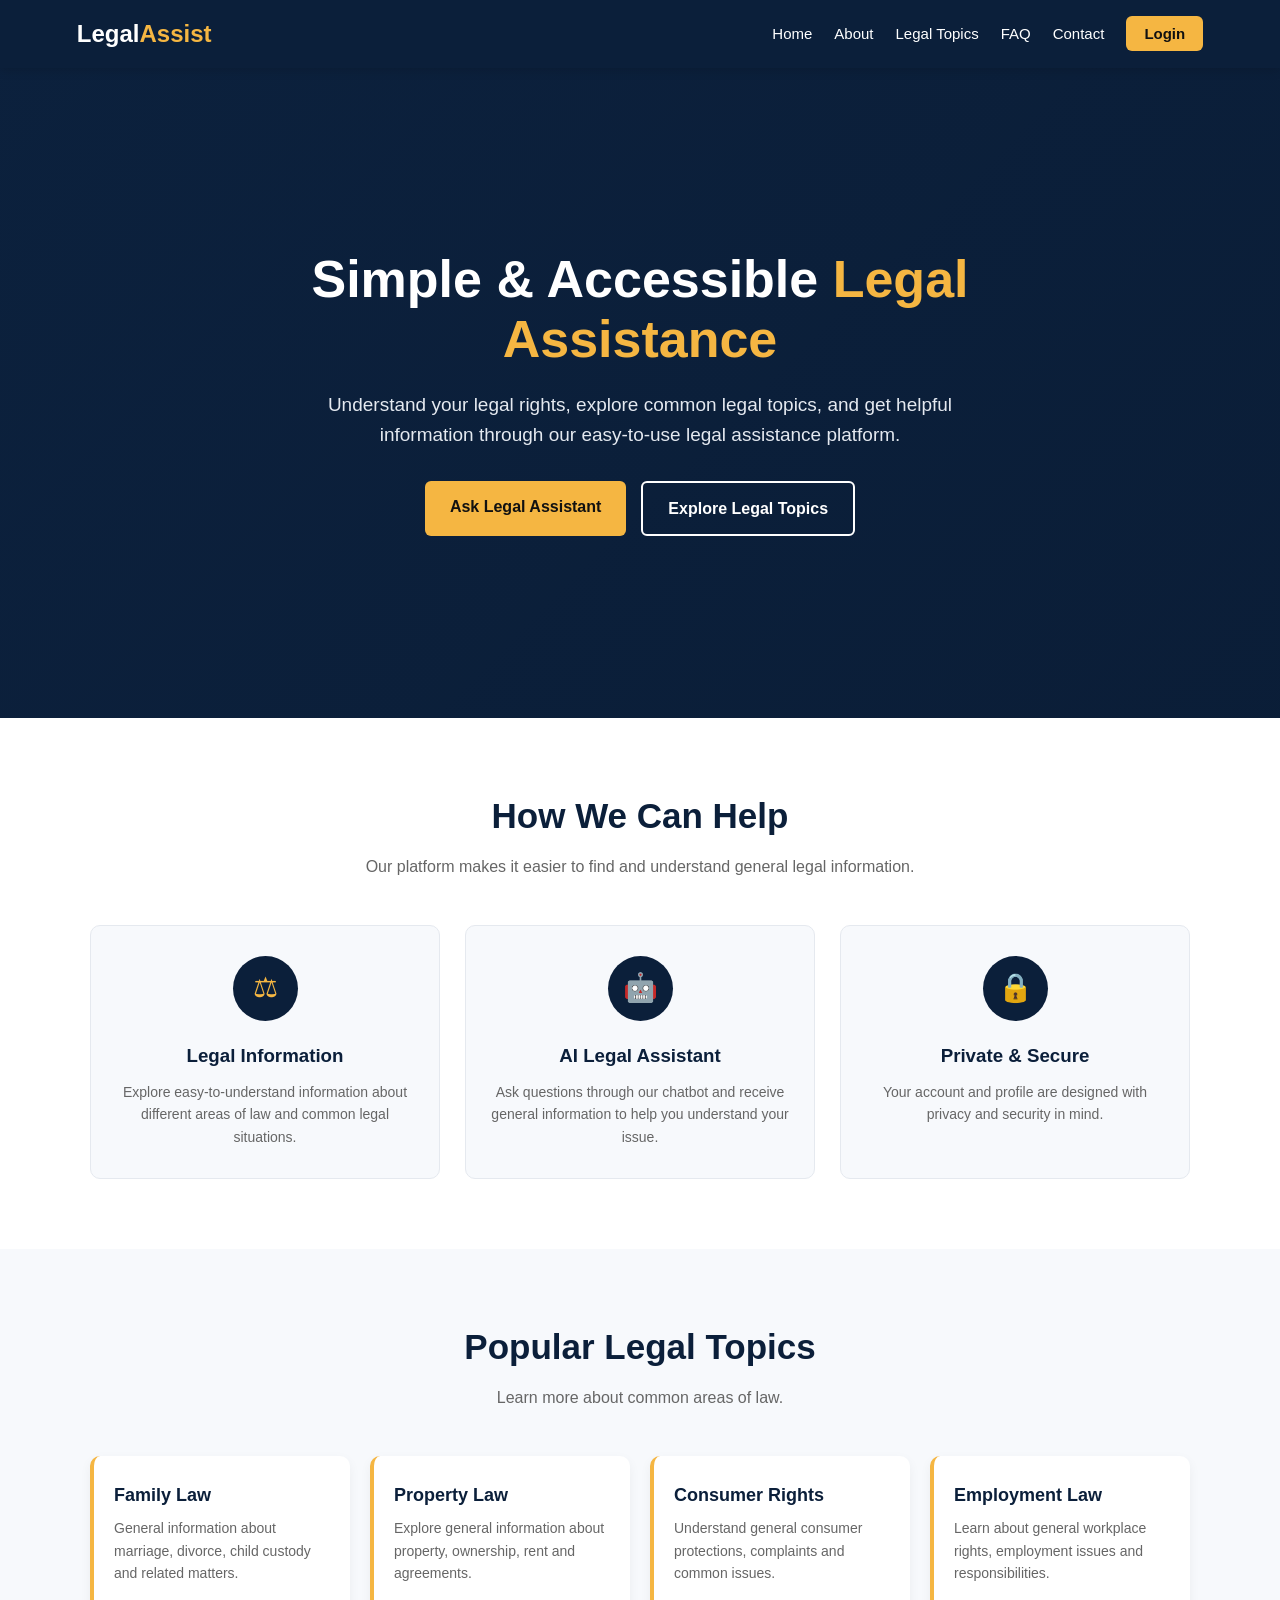
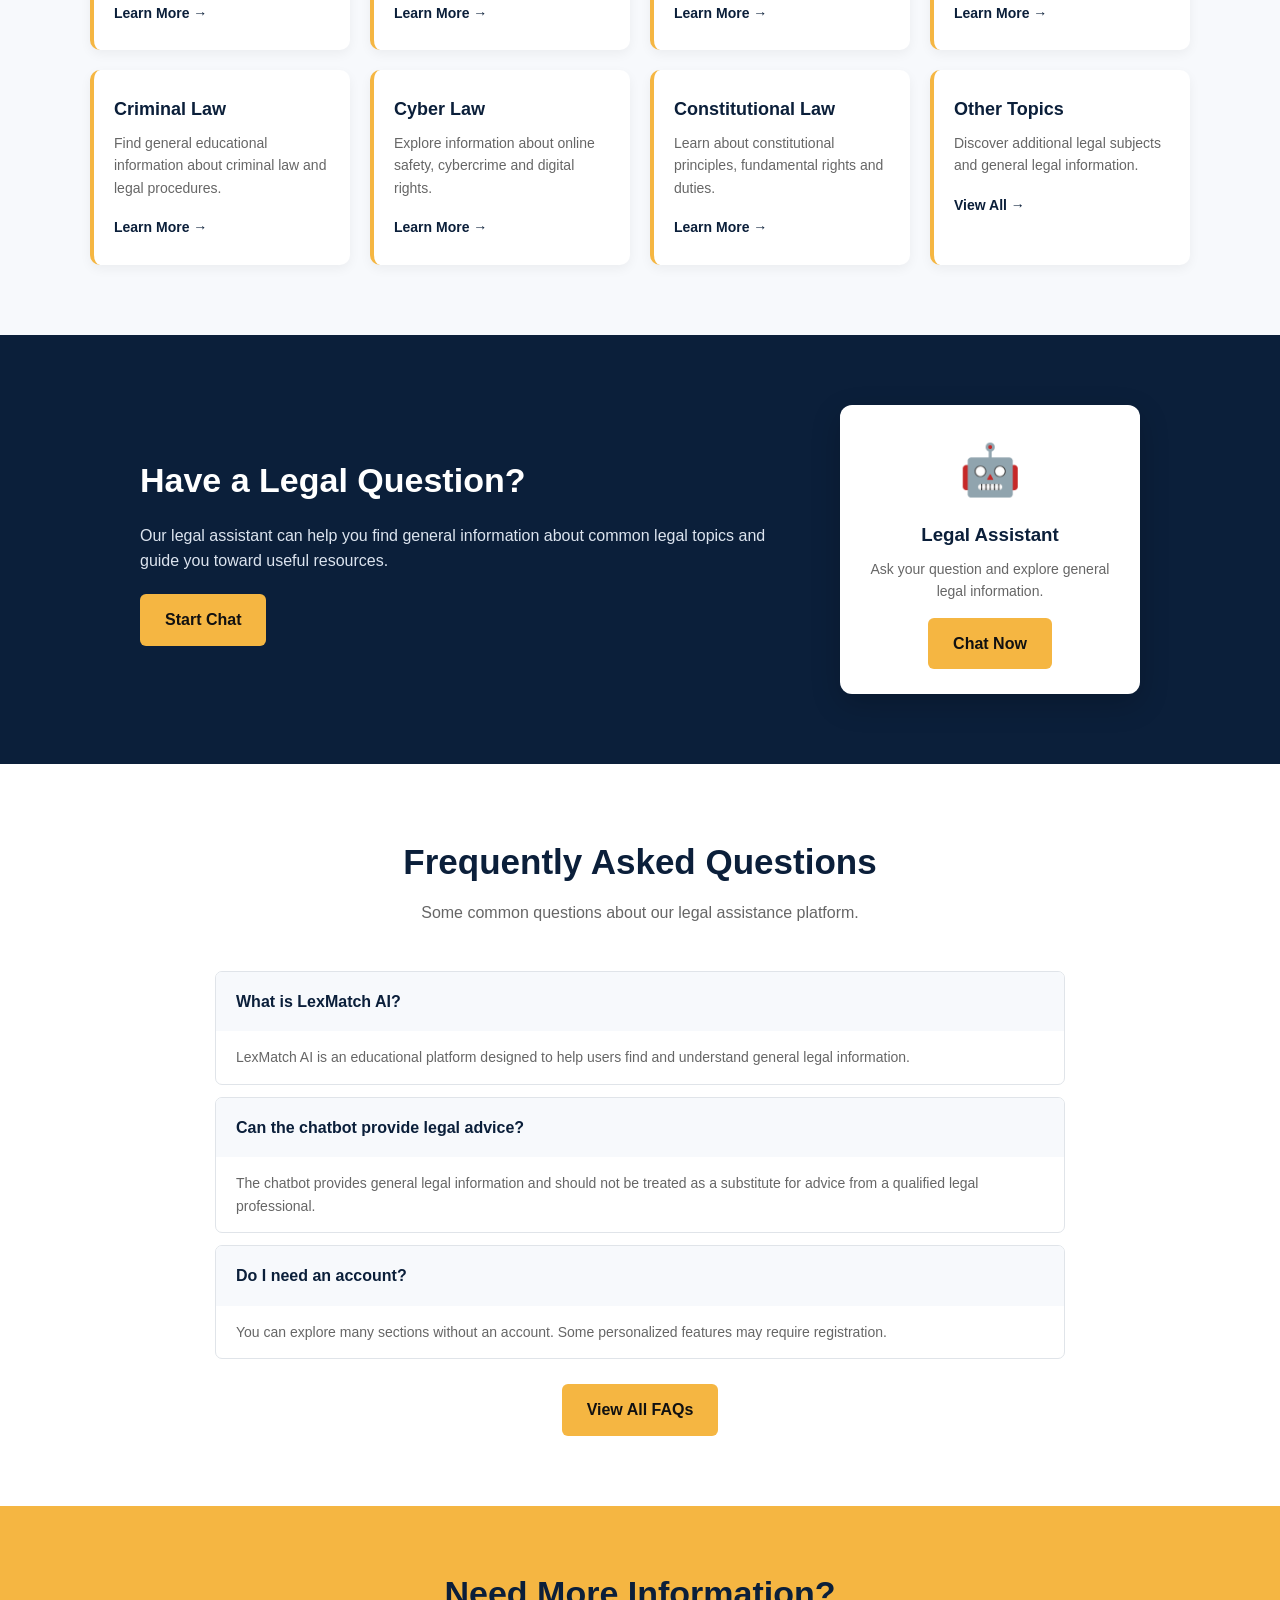
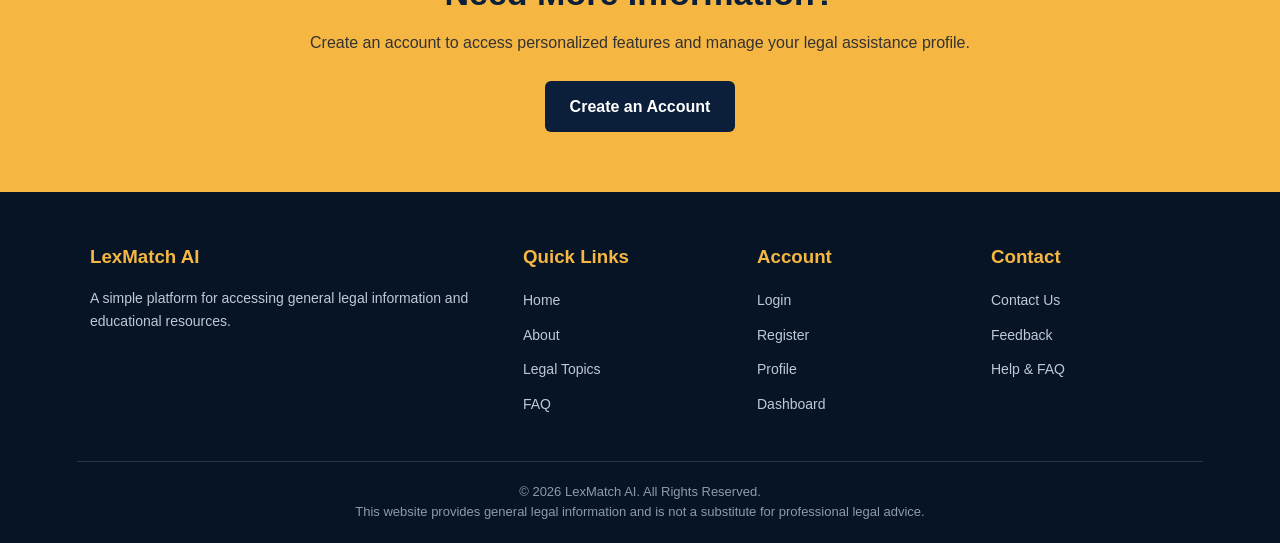
<file: index.html>
<!DOCTYPE html>
<html lang="en">

<head>
    <meta charset="UTF-8">
    <meta name="viewport" content="width=device-width, initial-scale=1.0">

    <meta name="description"
        content="LexMatch AI - Simple and accessible legal information and assistance platform.">

    <title>LexMatch AI | Home</title>

    <style>
        * {
            margin: 0;
            padding: 0;
            box-sizing: border-box;
        }

        html {
            scroll-behavior: smooth;
        }

        body {
            font-family: Arial, Helvetica, sans-serif;
            line-height: 1.6;
            color: #222;
            background: #f7f9fc;
        }

        a {
            text-decoration: none;
            color: inherit;
        }

        /* ================= NAVBAR ================= */

        .navbar {
            background: #0b1f3a;
            color: white;
            padding: 15px 6%;

            display: flex;
            justify-content: space-between;
            align-items: center;

            position: sticky;
            top: 0;
            z-index: 1000;

            box-shadow: 0 2px 10px rgba(0, 0, 0, 0.15);
        }

        .logo {
            font-size: 24px;
            font-weight: bold;
            color: white;
        }

        .logo span {
            color: #f5b642;
        }

        .nav-links {
            display: flex;
            list-style: none;
            gap: 22px;
            align-items: center;
        }

        .nav-links a {
            color: white;
            font-size: 15px;
            transition: 0.3s;
        }

        .nav-links a:hover {
            color: #f5b642;
        }

        .login-btn {
            background: #f5b642;
            color: #111 !important;
            padding: 9px 18px;
            border-radius: 6px;
            font-weight: bold;
        }

        .login-btn:hover {
            background: white;
        }

        /* ================= HERO ================= */

        .hero {
            min-height: 650px;

            background:
                linear-gradient(
                    rgba(11, 31, 58, 0.88),
                    rgba(11, 31, 58, 0.88)
                ),
                linear-gradient(
                    135deg,
                    #102d52,
                    #071426
                );

            color: white;

            display: flex;
            align-items: center;

            padding: 70px 6%;
        }

        .hero-content {
            max-width: 850px;
            margin: auto;
            text-align: center;
        }

        .hero-content h1 {
            font-size: 52px;
            line-height: 1.15;
            margin-bottom: 20px;
        }

        .hero-content h1 span {
            color: #f5b642;
        }

        .hero-content p {
            font-size: 19px;
            color: #e4e9f0;

            max-width: 700px;

            margin: 0 auto 30px;
        }

        .hero-buttons {
            display: flex;
            justify-content: center;
            gap: 15px;
            flex-wrap: wrap;
        }

        /* ================= BUTTONS ================= */

        .btn {
            display: inline-block;
            padding: 13px 25px;
            border-radius: 6px;
            font-weight: bold;
            transition: 0.3s;
        }

        .primary-btn {
            background: #f5b642;
            color: #111;
        }

        .primary-btn:hover {
            background: white;
            transform: translateY(-2px);
        }

        .secondary-btn {
            border: 2px solid white;
            color: white;
        }

        .secondary-btn:hover {
            background: white;
            color: #0b1f3a;
        }

        /* ================= COMMON SECTION ================= */

        .section {
            padding: 70px 6%;
        }

        .section-title {
            text-align: center;
            margin-bottom: 45px;
        }

        .section-title h2 {
            color: #0b1f3a;
            font-size: 35px;
            margin-bottom: 10px;
        }

        .section-title p {
            color: #666;
            max-width: 650px;
            margin: auto;
        }

        /* ================= FEATURES ================= */

        .features {
            background: white;
        }

        .feature-grid {
            max-width: 1100px;
            margin: auto;

            display: grid;
            grid-template-columns: repeat(3, 1fr);

            gap: 25px;
        }

        .feature-card {
            background: #f7f9fc;

            padding: 30px 25px;

            border-radius: 10px;

            text-align: center;

            border: 1px solid #e5e9ef;

            transition: 0.3s;
        }

        .feature-card:hover {
            transform: translateY(-7px);

            box-shadow:
                0 10px 25px rgba(0, 0, 0, 0.08);
        }

        .feature-icon {
            width: 65px;
            height: 65px;

            background: #0b1f3a;

            color: #f5b642;

            border-radius: 50%;

            display: flex;
            align-items: center;
            justify-content: center;

            font-size: 28px;

            margin: 0 auto 20px;
        }

        .feature-card h3 {
            color: #0b1f3a;
            margin-bottom: 10px;
        }

        .feature-card p {
            color: #666;
            font-size: 14px;
        }

        /* ================= LEGAL TOPICS ================= */

        .topics {
            background: #f7f9fc;
        }

        .topic-grid {
            max-width: 1100px;
            margin: auto;

            display: grid;
            grid-template-columns: repeat(4, 1fr);

            gap: 20px;
        }

        .topic-card {
            background: white;

            padding: 25px 20px;

            border-radius: 10px;

            border-left: 4px solid #f5b642;

            box-shadow:
                0 4px 12px rgba(0, 0, 0, 0.05);

            transition: 0.3s;
        }

        .topic-card:hover {
            transform: translateY(-5px);
        }

        .topic-card h3 {
            color: #0b1f3a;
            margin-bottom: 8px;
            font-size: 18px;
        }

        .topic-card p {
            color: #666;
            font-size: 14px;
            margin-bottom: 15px;
        }

        .topic-card a {
            color: #0b1f3a;
            font-weight: bold;
            font-size: 14px;
        }

        .topic-card a:hover {
            color: #d49419;
        }

        /* ================= CHATBOT ================= */

        .chatbot-section {
            background: #0b1f3a;
            color: white;
        }

        .chatbot-container {
            max-width: 1000px;
            margin: auto;

            display: flex;

            justify-content: space-between;
            align-items: center;

            gap: 40px;
        }

        .chatbot-text {
            flex: 1;
        }

        .chatbot-text h2 {
            font-size: 34px;
            margin-bottom: 15px;
        }

        .chatbot-text p {
            color: #dce4ef;
            margin-bottom: 20px;
        }

        .chatbot-box {
            flex: 0 0 300px;

            background: white;
            color: #222;

            padding: 25px;

            border-radius: 12px;

            text-align: center;

            box-shadow:
                0 10px 30px rgba(0, 0, 0, 0.2);
        }

        .bot-icon {
            font-size: 50px;
            margin-bottom: 10px;
        }

        .chatbot-box h3 {
            color: #0b1f3a;
            margin-bottom: 8px;
        }

        .chatbot-box p {
            color: #666;
            font-size: 14px;
            margin-bottom: 15px;
        }

        /* ================= FAQ ================= */

        .faq {
            background: white;
        }

        .faq-container {
            max-width: 850px;
            margin: auto;
        }

        .faq-item {
            border: 1px solid #e0e4e9;

            margin-bottom: 12px;

            border-radius: 7px;

            overflow: hidden;
        }

        .faq-question {
            padding: 17px 20px;

            font-weight: bold;

            color: #0b1f3a;

            background: #f7f9fc;
        }

        .faq-answer {
            padding: 15px 20px;

            color: #666;

            font-size: 14px;
        }

        /* ================= CTA ================= */

        .cta {
            background: #f5b642;

            text-align: center;

            padding: 60px 6%;
        }

        .cta h2 {
            color: #0b1f3a;

            font-size: 34px;

            margin-bottom: 10px;
        }

        .cta p {
            color: #333;

            margin-bottom: 25px;
        }

        .cta .btn {
            background: #0b1f3a;
            color: white;
        }

        .cta .btn:hover {
            background: #162f50;
        }

        /* ================= FOOTER ================= */

        footer {
            background: #071426;

            color: white;

            padding: 50px 6% 20px;
        }

        .footer-grid {
            max-width: 1100px;

            margin: auto;

            display: grid;

            grid-template-columns:
                2fr 1fr 1fr 1fr;

            gap: 35px;
        }

        .footer-column h3 {
            margin-bottom: 15px;

            color: #f5b642;
        }

        .footer-column p {
            color: #bfc9d6;

            font-size: 14px;
        }

        .footer-column ul {
            list-style: none;
        }

        .footer-column li {
            margin-bottom: 9px;
        }

        .footer-column a {
            color: #bfc9d6;

            font-size: 14px;
        }

        .footer-column a:hover {
            color: #f5b642;
        }

        .copyright {
            border-top:
                1px solid #26364b;

            margin-top: 35px;

            padding-top: 20px;

            text-align: center;

            color: #8e9aaa;

            font-size: 13px;
        }

        /* ================= TABLET ================= */

        @media (max-width: 900px) {

            .nav-links {
                gap: 12px;
            }

            .hero-content h1 {
                font-size: 42px;
            }

            .feature-grid {
                grid-template-columns: repeat(2, 1fr);
            }

            .topic-grid {
                grid-template-columns: repeat(2, 1fr);
            }

            .footer-grid {
                grid-template-columns: repeat(2, 1fr);
            }
        }

        /* ================= MOBILE ================= */

        @media (max-width: 650px) {

            .navbar {
                flex-direction: column;
                gap: 15px;
            }

            .nav-links {
                flex-wrap: wrap;
                justify-content: center;
            }

            .hero {
                min-height: 550px;
            }

            .hero-content h1 {
                font-size: 34px;
            }

            .hero-content p {
                font-size: 16px;
            }

            .feature-grid,
            .topic-grid {
                grid-template-columns: 1fr;
            }

            .chatbot-container {
                flex-direction: column;
                text-align: center;
            }

            .chatbot-box {
                width: 100%;
            }

            .footer-grid {
                grid-template-columns: 1fr;
            }

            .section-title h2 {
                font-size: 29px;
            }
        }

    </style>
</head>

<body>

    <!-- ================= NAVIGATION ================= -->

    <header>

        <nav class="navbar">

            <a href="index.html" class="logo">
                Legal<span>Assist</span>
            </a>

            <ul class="nav-links">

                <li>
                    <a href="index.html">Home</a>
                </li>

                <li>
                    <a href="about.html">About</a>
                </li>

                <li>
                    <a href="legal_topics.html">Legal Topics</a>
                </li>

                <li>
                    <a href="faq.html">FAQ</a>
                </li>

                <li>
                    <a href="contact.html">Contact</a>
                </li>

                <li>
                    <a href="login.html" class="login-btn">
                        Login
                    </a>
                </li>

            </ul>

        </nav>

    </header>


    <!-- ================= HERO ================= -->

    <section class="hero">

        <div class="hero-content">

            <h1>
                Simple & Accessible
                <span>Legal Assistance</span>
            </h1>

            <p>
                Understand your legal rights, explore common legal topics,
                and get helpful information through our easy-to-use legal
                assistance platform.
            </p>

            <div class="hero-buttons">

                <a href="chatbot.html"
                   class="btn primary-btn">
                    Ask Legal Assistant
                </a>

                <a href="legal_topics.html"
                   class="btn secondary-btn">
                    Explore Legal Topics
                </a>

            </div>

        </div>

    </section>


    <!-- ================= FEATURES ================= -->

    <section class="section features">

        <div class="section-title">

            <h2>
                How We Can Help
            </h2>

            <p>
                Our platform makes it easier to find and understand
                general legal information.
            </p>

        </div>


        <div class="feature-grid">

            <div class="feature-card">

                <div class="feature-icon">
                    ⚖
                </div>

                <h3>
                    Legal Information
                </h3>

                <p>
                    Explore easy-to-understand information about
                    different areas of law and common legal situations.
                </p>

            </div>


            <div class="feature-card">

                <div class="feature-icon">
                    🤖
                </div>

                <h3>
                    AI Legal Assistant
                </h3>

                <p>
                    Ask questions through our chatbot and receive
                    general information to help you understand your issue.
                </p>

            </div>


            <div class="feature-card">

                <div class="feature-icon">
                    🔒
                </div>

                <h3>
                    Private & Secure
                </h3>

                <p>
                    Your account and profile are designed with privacy
                    and security in mind.
                </p>

            </div>

        </div>

    </section>


    <!-- ================= LEGAL TOPICS ================= -->

    <section class="section topics">

        <div class="section-title">

            <h2>
                Popular Legal Topics
            </h2>

            <p>
                Learn more about common areas of law.
            </p>

        </div>


        <div class="topic-grid">


            <div class="topic-card">

                <h3>Family Law</h3>

                <p>
                    General information about marriage, divorce,
                    child custody and related matters.
                </p>

                <a href="legal_topics.html">
                    Learn More →
                </a>

            </div>


            <div class="topic-card">

                <h3>Property Law</h3>

                <p>
                    Explore general information about property,
                    ownership, rent and agreements.
                </p>

                <a href="legal_topics.html">
                    Learn More →
                </a>

            </div>


            <div class="topic-card">

                <h3>Consumer Rights</h3>

                <p>
                    Understand general consumer protections,
                    complaints and common issues.
                </p>

                <a href="legal_topics.html">
                    Learn More →
                </a>

            </div>


            <div class="topic-card">

                <h3>Employment Law</h3>

                <p>
                    Learn about general workplace rights,
                    employment issues and responsibilities.
                </p>

                <a href="legal_topics.html">
                    Learn More →
                </a>

            </div>


            <div class="topic-card">

                <h3>Criminal Law</h3>

                <p>
                    Find general educational information about
                    criminal law and legal procedures.
                </p>

                <a href="legal_topics.html">
                    Learn More →
                </a>

            </div>


            <div class="topic-card">

                <h3>Cyber Law</h3>

                <p>
                    Explore information about online safety,
                    cybercrime and digital rights.
                </p>

                <a href="legal_topics.html">
                    Learn More →
                </a>

            </div>


            <div class="topic-card">

                <h3>Constitutional Law</h3>

                <p>
                    Learn about constitutional principles,
                    fundamental rights and duties.
                </p>

                <a href="legal_topics.html">
                    Learn More →
                </a>

            </div>


            <div class="topic-card">

                <h3>Other Topics</h3>

                <p>
                    Discover additional legal subjects and
                    general legal information.
                </p>

                <a href="legal_topics.html">
                    View All →
                </a>

            </div>

        </div>

    </section>


    <!-- ================= CHATBOT ================= -->

    <section class="section chatbot-section">

        <div class="chatbot-container">


            <div class="chatbot-text">

                <h2>
                    Have a Legal Question?
                </h2>

                <p>
                    Our legal assistant can help you find general
                    information about common legal topics and guide
                    you toward useful resources.
                </p>

                <a href="chatbot.html"
                   class="btn primary-btn">
                    Start Chat
                </a>

            </div>


            <div class="chatbot-box">

                <div class="bot-icon">
                    🤖
                </div>

                <h3>
                    Legal Assistant
                </h3>

                <p>
                    Ask your question and explore general legal
                    information.
                </p>

                <a href="chatbot.html"
                   class="btn primary-btn">
                    Chat Now
                </a>

            </div>

        </div>

    </section>


    <!-- ================= FAQ ================= -->

    <section class="section faq">

        <div class="section-title">

            <h2>
                Frequently Asked Questions
            </h2>

            <p>
                Some common questions about our legal assistance platform.
            </p>

        </div>


        <div class="faq-container">


            <div class="faq-item">

                <div class="faq-question">
                    What is LexMatch AI?
                </div>

                <div class="faq-answer">

                    LexMatch AI is an educational platform designed
                    to help users find and understand general legal
                    information.

                </div>

            </div>


            <div class="faq-item">

                <div class="faq-question">
                    Can the chatbot provide legal advice?
                </div>

                <div class="faq-answer">

                    The chatbot provides general legal information
                    and should not be treated as a substitute for
                    advice from a qualified legal professional.

                </div>

            </div>


            <div class="faq-item">

                <div class="faq-question">
                    Do I need an account?
                </div>

                <div class="faq-answer">

                    You can explore many sections without an account.
                    Some personalized features may require registration.

                </div>

            </div>


            <div style="text-align:center; margin-top:25px;">

                <a href="faq.html"
                   class="btn primary-btn">
                    View All FAQs
                </a>

            </div>

        </div>

    </section>


    <!-- ================= CTA ================= -->

    <section class="cta">

        <h2>
            Need More Information?
        </h2>

        <p>
            Create an account to access personalized features
            and manage your legal assistance profile.
        </p>

        <a href="register.html"
           class="btn">
            Create an Account
        </a>

    </section>


    <!-- ================= FOOTER ================= -->

    <footer>

        <div class="footer-grid">


            <!-- LexMatch AI -->

            <div class="footer-column">

                <h3>
                    LexMatch AI
                </h3>

                <p>
                    A simple platform for accessing general legal
                    information and educational resources.
                </p>

            </div>


            <!-- Quick Links -->

            <div class="footer-column">

                <h3>
                    Quick Links
                </h3>

                <ul>

                    <li>
                        <a href="index.html">
                            Home
                        </a>
                    </li>

                    <li>
                        <a href="about.html">
                            About
                        </a>
                    </li>

                    <li>
                        <a href="legal_topics.html">
                            Legal Topics
                        </a>
                    </li>

                    <li>
                        <a href="faq.html">
                            FAQ
                        </a>
                    </li>

                </ul>

            </div>


            <!-- Account -->

            <div class="footer-column">

                <h3>
                    Account
                </h3>

                <ul>

                    <li>
                        <a href="login.html">
                            Login
                        </a>
                    </li>

                    <li>
                        <a href="register.html">
                            Register
                        </a>
                    </li>

                    <li>
                        <a href="profile.html">
                            Profile
                        </a>
                    </li>

                    <li>
                        <a href="user_dashboard.html">
                            Dashboard
                        </a>
                    </li>

                </ul>

            </div>


            <!-- Contact -->

            <div class="footer-column">

                <h3>
                    Contact
                </h3>

                <ul>

                    <li>
                        <a href="contact.html">
                            Contact Us
                        </a>
                    </li>

                    <li>
                        <a href="feedback.html">
                            Feedback
                        </a>
                    </li>

                    <li>
                        <a href="faq.html">
                            Help & FAQ
                        </a>
                    </li>

                </ul>

            </div>

        </div>


        <div class="copyright">

            © 2026 LexMatch AI. All Rights Reserved.

            <br>

            This website provides general legal information
            and is not a substitute for professional legal advice.

        </div>

    </footer>

<script src="app.js"></script>
</body>

</html>
</file>
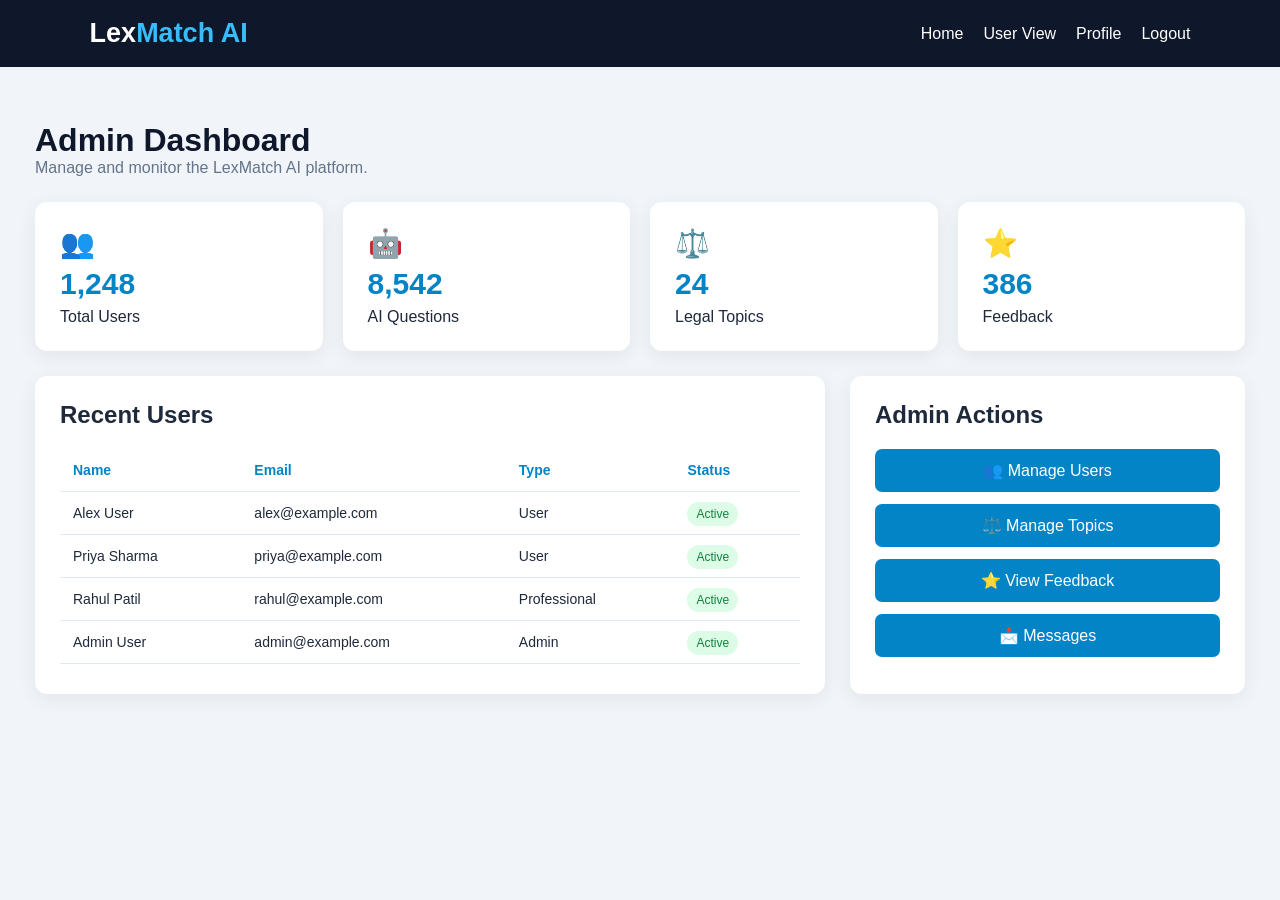
<file: admin_dashboard.html>
<!DOCTYPE html>
<html lang="en">
<head>
<meta charset="UTF-8">
<meta name="viewport" content="width=device-width,initial-scale=1.0">
<title>Admin Dashboard | LexMatch AI</title>

<style>
*{margin:0;padding:0;box-sizing:border-box;font-family:"Segoe UI",Arial}
body{background:#f1f5f9;color:#1e293b}
header{background:#0f172a;color:white;padding:18px 7%;display:flex;justify-content:space-between;align-items:center}
.logo{font-size:27px;font-weight:bold}.logo span{color:#38bdf8}
nav ul{display:flex;gap:20px;list-style:none}nav a{color:white;text-decoration:none}
.container{max-width:1250px;margin:35px auto;padding:20px}
.title{margin-bottom:25px}.title h1{color:#0f172a}.title p{color:#64748b}
.stats{display:grid;grid-template-columns:repeat(4,1fr);gap:20px}
.stat{background:white;padding:25px;border-radius:12px;box-shadow:0 5px 20px #0001}
.stat .icon{font-size:28px}.stat h2{font-size:30px;color:#0284c7;margin:7px 0}
.content{display:grid;grid-template-columns:2fr 1fr;gap:25px;margin-top:25px}
.card{background:white;border-radius:12px;padding:25px;box-shadow:0 5px 20px #0001}
.card h2{margin-bottom:20px}
table{width:100%;border-collapse:collapse}
th,td{text-align:left;padding:13px;border-bottom:1px solid #e2e8f0;font-size:14px}
th{color:#0284c7}
.status{background:#dcfce7;color:#15803d;padding:5px 9px;border-radius:15px;font-size:12px}
.action{display:block;text-decoration:none;color:white;background:#0284c7;padding:12px;border-radius:7px;margin-bottom:12px;text-align:center}
.action:hover{background:#0369a1}
@media(max-width:900px){header{flex-direction:column;gap:15px}.stats{grid-template-columns:1fr 1fr}.content{grid-template-columns:1fr}}
@media(max-width:500px){.stats{grid-template-columns:1fr}.card{overflow-x:auto}}
</style>
</head>

<body>

<header>

<div class="logo">
Lex<span>Match AI</span>
</div>

<nav>
<ul>
<li><a href="index.html">Home</a></li>
<li><a href="user_dashboard.html">User View</a></li>
<li><a href="profile.html">Profile</a></li>
<li><a href="login.html">Logout</a></li>
</ul>
</nav>

</header>

<main class="container">

<div class="title">
<h1>Admin Dashboard</h1>
<p>Manage and monitor the LexMatch AI platform.</p>
</div>

<section class="stats">

<div class="stat">
<div class="icon">👥</div>
<h2>1,248</h2>
<p>Total Users</p>
</div>

<div class="stat">
<div class="icon">🤖</div>
<h2>8,542</h2>
<p>AI Questions</p>
</div>

<div class="stat">
<div class="icon">⚖️</div>
<h2>24</h2>
<p>Legal Topics</p>
</div>

<div class="stat">
<div class="icon">⭐</div>
<h2>386</h2>
<p>Feedback</p>
</div>

</section>

<div class="content">

<div class="card">

<h2>Recent Users</h2>

<table>

<thead>
<tr>
<th>Name</th>
<th>Email</th>
<th>Type</th>
<th>Status</th>
</tr>
</thead>

<tbody>

<tr>
<td>Alex User</td>
<td>alex@example.com</td>
<td>User</td>
<td><span class="status">Active</span></td>
</tr>

<tr>
<td>Priya Sharma</td>
<td>priya@example.com</td>
<td>User</td>
<td><span class="status">Active</span></td>
</tr>

<tr>
<td>Rahul Patil</td>
<td>rahul@example.com</td>
<td>Professional</td>
<td><span class="status">Active</span></td>
</tr>

<tr>
<td>Admin User</td>
<td>admin@example.com</td>
<td>Admin</td>
<td><span class="status">Active</span></td>
</tr>

</tbody>

</table>

</div>

<div class="card">

<h2>Admin Actions</h2>

<a href="#" class="action">👥 Manage Users</a>
<a href="legal_topics.html" class="action">⚖️ Manage Topics</a>
<a href="feedback.html" class="action">⭐ View Feedback</a>
<a href="contact.html" class="action">📩 Messages</a>

</div>

</div>

</main>

<script src="app.js"></script>
</body>
</html>
</file>
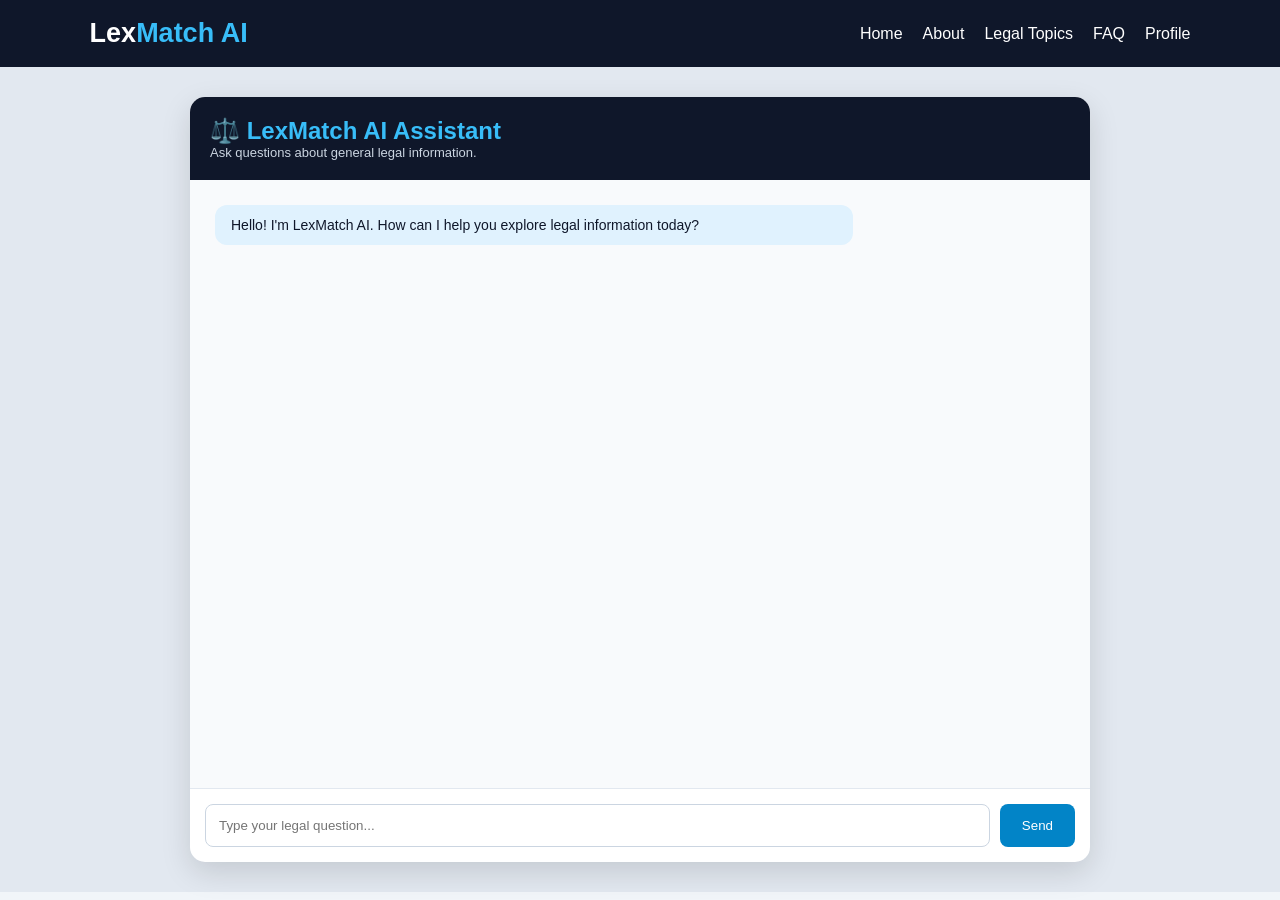
<file: chatbot.html>
<!DOCTYPE html>
<html lang="en">
<head>
<meta charset="UTF-8">
<meta name="viewport" content="width=device-width, initial-scale=1.0">
<title>AI Chatbot | LexMatch AI</title>

<style>
*{margin:0;padding:0;box-sizing:border-box;font-family:"Segoe UI",Arial}
body{background:#f1f5f9;color:#1e293b}
header{background:#0f172a;padding:18px 7%;display:flex;justify-content:space-between;align-items:center}
.logo{font-size:27px;font-weight:bold;color:white}.logo span{color:#38bdf8}
nav ul{display:flex;list-style:none;gap:20px}
nav a{color:white;text-decoration:none}nav a:hover{color:#38bdf8}

.chat-section{height:calc(100vh - 75px);padding:30px 7%;background:#e2e8f0}
.chat-container{max-width:900px;height:100%;margin:auto;background:white;border-radius:15px;overflow:hidden;box-shadow:0 10px 30px #0002;display:flex;flex-direction:column}
.chat-header{background:#0f172a;color:white;padding:20px}
.chat-header h2{color:#38bdf8}
.chat-header p{font-size:13px;color:#cbd5e1}
.messages{flex:1;padding:25px;overflow-y:auto;background:#f8fafc}
.message{max-width:75%;padding:12px 16px;border-radius:12px;margin-bottom:15px;font-size:14px}
.bot{background:#e0f2fe;color:#0f172a}
.user{background:#0284c7;color:white;margin-left:auto}
.chat-input{display:flex;padding:15px;border-top:1px solid #e2e8f0;gap:10px}
.chat-input input{flex:1;padding:13px;border:1px solid #cbd5e1;border-radius:8px;outline:none}
.chat-input button{padding:13px 22px;border:0;border-radius:8px;background:#0284c7;color:white;cursor:pointer}
</style>
</head>

<body>

<header>
<div class="logo">Lex<span>Match AI</span></div>
<nav>
<ul>
<li><a href="index.html">Home</a></li>
<li><a href="about.html">About</a></li>
<li><a href="legal_topics.html">Legal Topics</a></li>
<li><a href="faq.html">FAQ</a></li>
<li><a href="profile.html">Profile</a></li>
</ul>
</nav>
</header>

<section class="chat-section">
<div class="chat-container">

<div class="chat-header">
<h2>⚖️ LexMatch AI Assistant</h2>
<p>Ask questions about general legal information.</p>
</div>

<div class="messages" id="messages">
<div class="message bot">
Hello! I'm LexMatch AI. How can I help you explore legal information today?
</div>
</div>

<form class="chat-input" id="chatForm">
<input id="messageInput" type="text" placeholder="Type your legal question..." required>
<button type="submit">Send</button>
</form>

</div>
</section>

<script>
const form=document.getElementById("chatForm");
const input=document.getElementById("messageInput");
const messages=document.getElementById("messages");

form.addEventListener("submit",function(e){
e.preventDefault();

const text=input.value.trim();
if(!text)return;

const user=document.createElement("div");
user.className="message user";
user.textContent=text;
messages.appendChild(user);

input.value="";
messages.scrollTop=messages.scrollHeight;

setTimeout(()=>{
const bot=document.createElement("div");
bot.className="message bot";
bot.textContent="Thank you for your question. LexMatch AI can provide general legal information, but this demo chatbot is not connected to a live AI or legal database yet.";
messages.appendChild(bot);
messages.scrollTop=messages.scrollHeight;
},600);
});
</script>

<script src="app.js"></script>
</body>
</html>
</file>
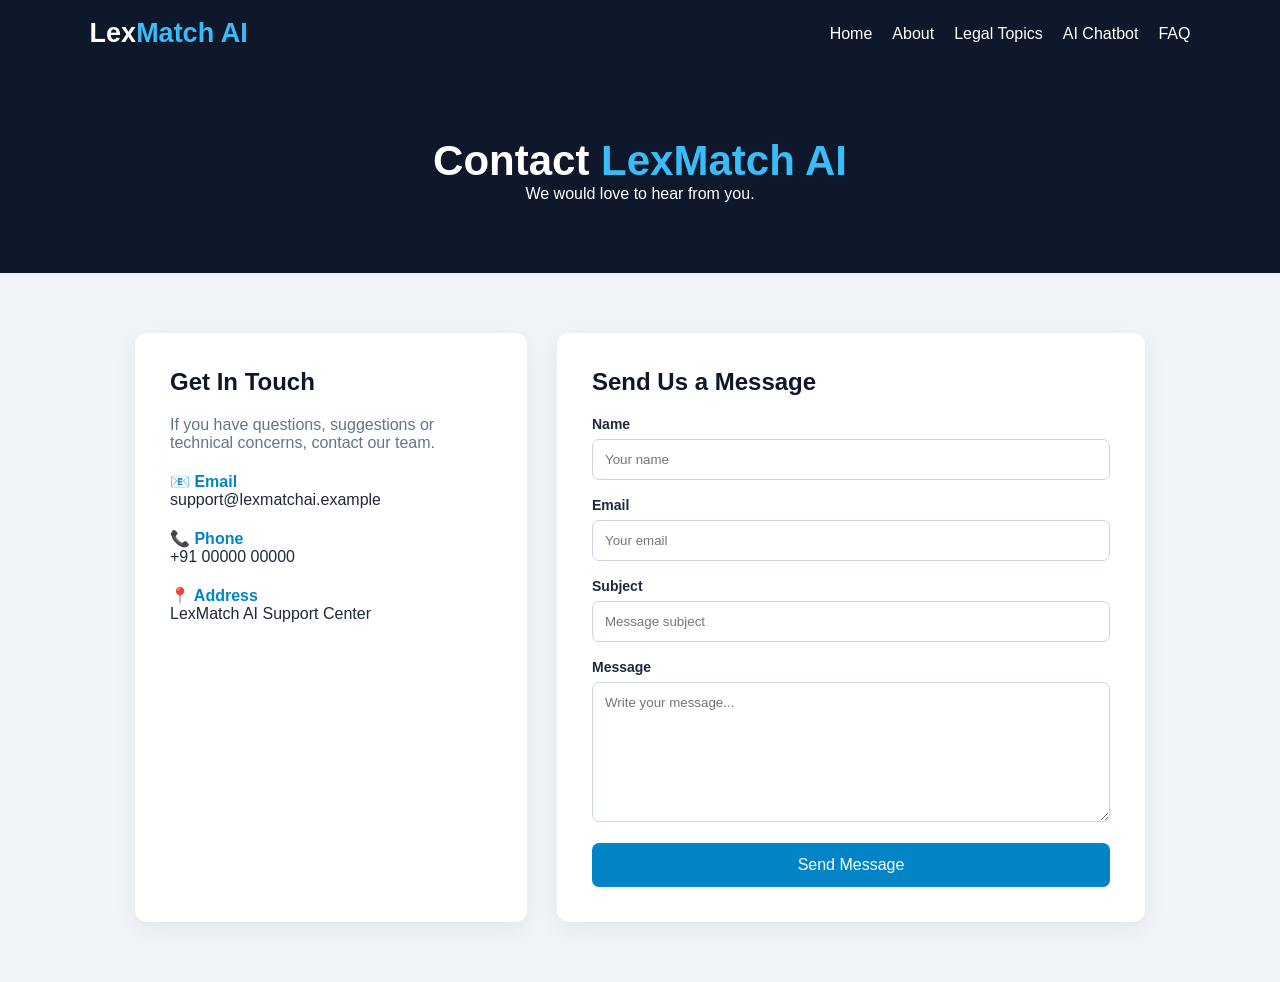
<file: contact.html>
<!DOCTYPE html>
<html lang="en">
<head>
<meta charset="UTF-8">
<meta name="viewport" content="width=device-width,initial-scale=1.0">
<title>Contact | LexMatch AI</title>

<style>
*{margin:0;padding:0;box-sizing:border-box;font-family:"Segoe UI",Arial}
body{background:#f1f5f9;color:#1e293b}
header{background:#0f172a;padding:18px 7%;display:flex;justify-content:space-between;align-items:center}
.logo{font-size:27px;font-weight:bold;color:white}.logo span{color:#38bdf8}
nav ul{display:flex;gap:20px;list-style:none}nav a{color:white;text-decoration:none}
.hero{background:#0f172a;text-align:center;color:white;padding:70px 20px}
.hero h1{font-size:42px}.hero span{color:#38bdf8}
.container{max-width:1050px;margin:60px auto;display:grid;grid-template-columns:1fr 1.5fr;gap:30px;padding:0 20px}
.info,.form{background:white;padding:35px;border-radius:12px;box-shadow:0 7px 25px #0001}
.info h2,.form h2{color:#0f172a;margin-bottom:20px}
.info p{color:#64748b;margin-bottom:20px}
.contact-item{margin:20px 0}.contact-item strong{display:block;color:#0284c7}
.form-group{margin-bottom:17px}label{display:block;font-weight:bold;font-size:14px;margin-bottom:7px}
input,textarea{width:100%;padding:12px;border:1px solid #cbd5e1;border-radius:7px;outline:none}
textarea{height:140px;resize:vertical}
button{width:100%;padding:13px;border:0;background:#0284c7;color:white;border-radius:7px;font-size:16px;cursor:pointer}
button:hover{background:#0369a1}
@media(max-width:750px){header{flex-direction:column;gap:15px}.container{grid-template-columns:1fr}}
</style>
</head>

<body>

<header>
<div class="logo">Lex<span>Match AI</span></div>
<nav>
<ul>
<li><a href="index.html">Home</a></li>
<li><a href="about.html">About</a></li>
<li><a href="legal_topics.html">Legal Topics</a></li>
<li><a href="chatbot.html">AI Chatbot</a></li>
<li><a href="faq.html">FAQ</a></li>
</ul>
</nav>
</header>

<section class="hero">
<h1>Contact <span>LexMatch AI</span></h1>
<p>We would love to hear from you.</p>
</section>

<div class="container">

<div class="info">
<h2>Get In Touch</h2>
<p>If you have questions, suggestions or technical concerns, contact our team.</p>

<div class="contact-item">
<strong>📧 Email</strong>
support@lexmatchai.example
</div>

<div class="contact-item">
<strong>📞 Phone</strong>
+91 00000 00000
</div>

<div class="contact-item">
<strong>📍 Address</strong>
LexMatch AI Support Center
</div>
</div>

<div class="form">
<h2>Send Us a Message</h2>

<form id="contactForm">

<div class="form-group">
<label>Name</label>
<input type="text" placeholder="Your name" required>
</div>

<div class="form-group">
<label>Email</label>
<input type="email" placeholder="Your email" required>
</div>

<div class="form-group">
<label>Subject</label>
<input type="text" placeholder="Message subject" required>
</div>

<div class="form-group">
<label>Message</label>
<textarea placeholder="Write your message..." required></textarea>
</div>

<button type="submit">Send Message</button>

</form>
</div>

</div>

<script>
document.getElementById("contactForm").addEventListener("submit",function(e){
e.preventDefault();
alert("Thank you! Your message has been submitted.");
});
</script>

<script src="app.js"></script>
</body>
</html>
</file>
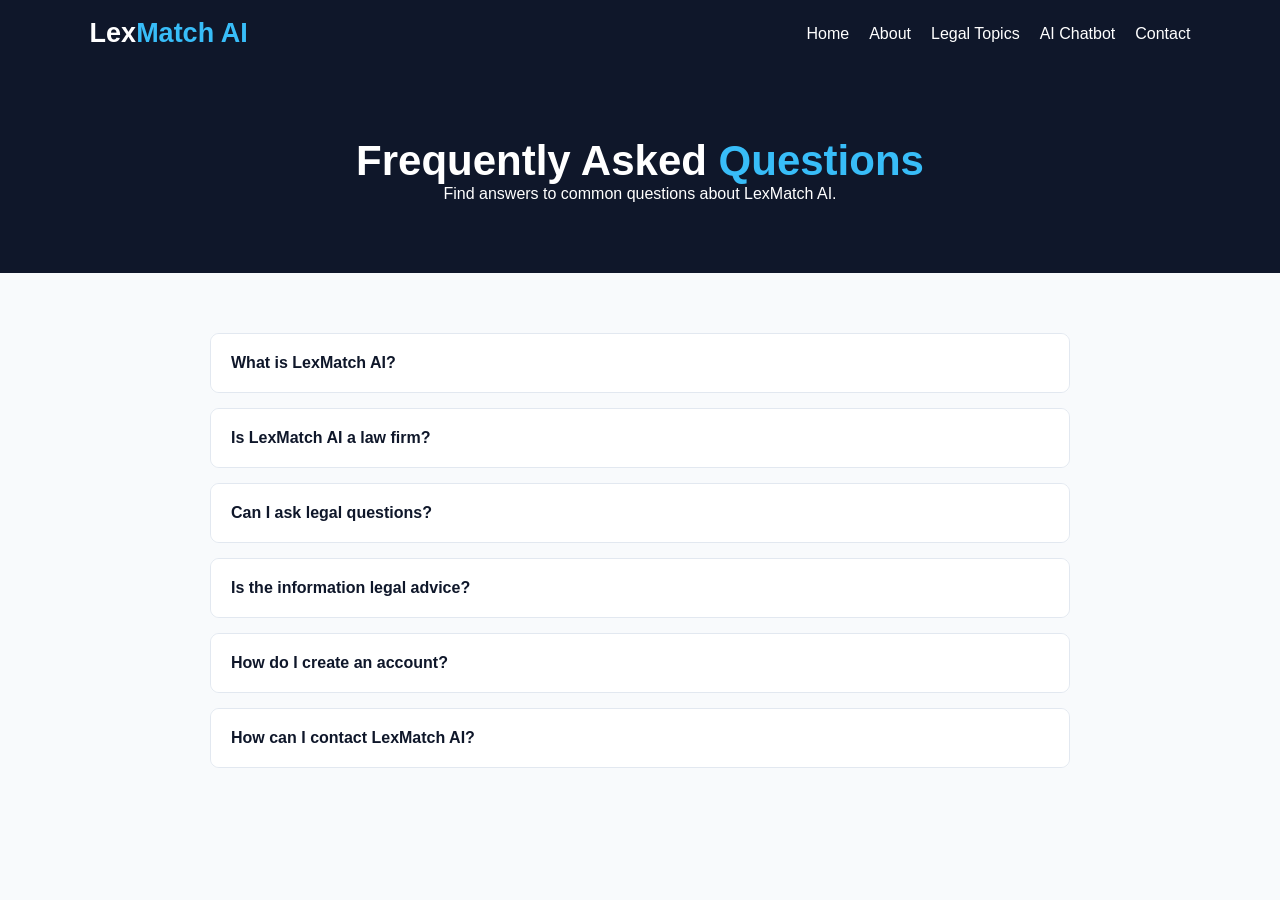
<file: faq.html>
<!DOCTYPE html>
<html lang="en">
<head>
<meta charset="UTF-8">
<meta name="viewport" content="width=device-width,initial-scale=1.0">
<title>FAQ | LexMatch AI</title>

<style>
*{margin:0;padding:0;box-sizing:border-box;font-family:"Segoe UI",Arial}
body{background:#f8fafc;color:#1e293b}
header{background:#0f172a;padding:18px 7%;display:flex;justify-content:space-between;align-items:center}
.logo{font-size:27px;font-weight:bold;color:white}.logo span{color:#38bdf8}
nav ul{display:flex;list-style:none;gap:20px}nav a{color:white;text-decoration:none}
.hero{text-align:center;background:#0f172a;color:white;padding:70px 20px}
.hero h1{font-size:42px}.hero span{color:#38bdf8}
.faq{max-width:900px;margin:auto;padding:60px 20px}
.item{background:white;margin-bottom:15px;border-radius:9px;border:1px solid #e2e8f0;overflow:hidden}
.question{width:100%;padding:20px;text-align:left;border:0;background:white;font-size:16px;font-weight:bold;color:#0f172a;cursor:pointer}
.answer{display:none;padding:0 20px 20px;color:#64748b;font-size:14px}
.question.active{color:#0284c7}
</style>
</head>

<body>

<header>
<div class="logo">Lex<span>Match AI</span></div>
<nav>
<ul>
<li><a href="index.html">Home</a></li>
<li><a href="about.html">About</a></li>
<li><a href="legal_topics.html">Legal Topics</a></li>
<li><a href="chatbot.html">AI Chatbot</a></li>
<li><a href="contact.html">Contact</a></li>
</ul>
</nav>
</header>

<section class="hero">
<h1>Frequently Asked <span>Questions</span></h1>
<p>Find answers to common questions about LexMatch AI.</p>
</section>

<section class="faq">

<div class="item">
<button class="question">What is LexMatch AI?</button>
<div class="answer">LexMatch AI is a legal technology platform designed to help users explore general legal information through AI-powered tools.</div>
</div>

<div class="item">
<button class="question">Is LexMatch AI a law firm?</button>
<div class="answer">No. LexMatch AI is an information and technology platform and does not replace a qualified lawyer.</div>
</div>

<div class="item">
<button class="question">Can I ask legal questions?</button>
<div class="answer">Yes. You can use the AI chatbot to explore general legal questions and concepts.</div>
</div>

<div class="item">
<button class="question">Is the information legal advice?</button>
<div class="answer">No. Information provided through LexMatch AI is intended for general educational and informational purposes.</div>
</div>

<div class="item">
<button class="question">How do I create an account?</button>
<div class="answer">Click Register and complete the registration form to create an account.</div>
</div>

<div class="item">
<button class="question">How can I contact LexMatch AI?</button>
<div class="answer">Use the Contact page to send a message to the LexMatch AI support team.</div>
</div>

</section>

<script>
document.querySelectorAll(".question").forEach(button=>{
button.addEventListener("click",()=>{
const answer=button.nextElementSibling;
const active=button.classList.contains("active");

document.querySelectorAll(".answer").forEach(a=>a.style.display="none");
document.querySelectorAll(".question").forEach(q=>q.classList.remove("active"));

if(!active){
answer.style.display="block";
button.classList.add("active");
}
});
});
</script>

<script src="app.js"></script>
</body>
</html>
</file>
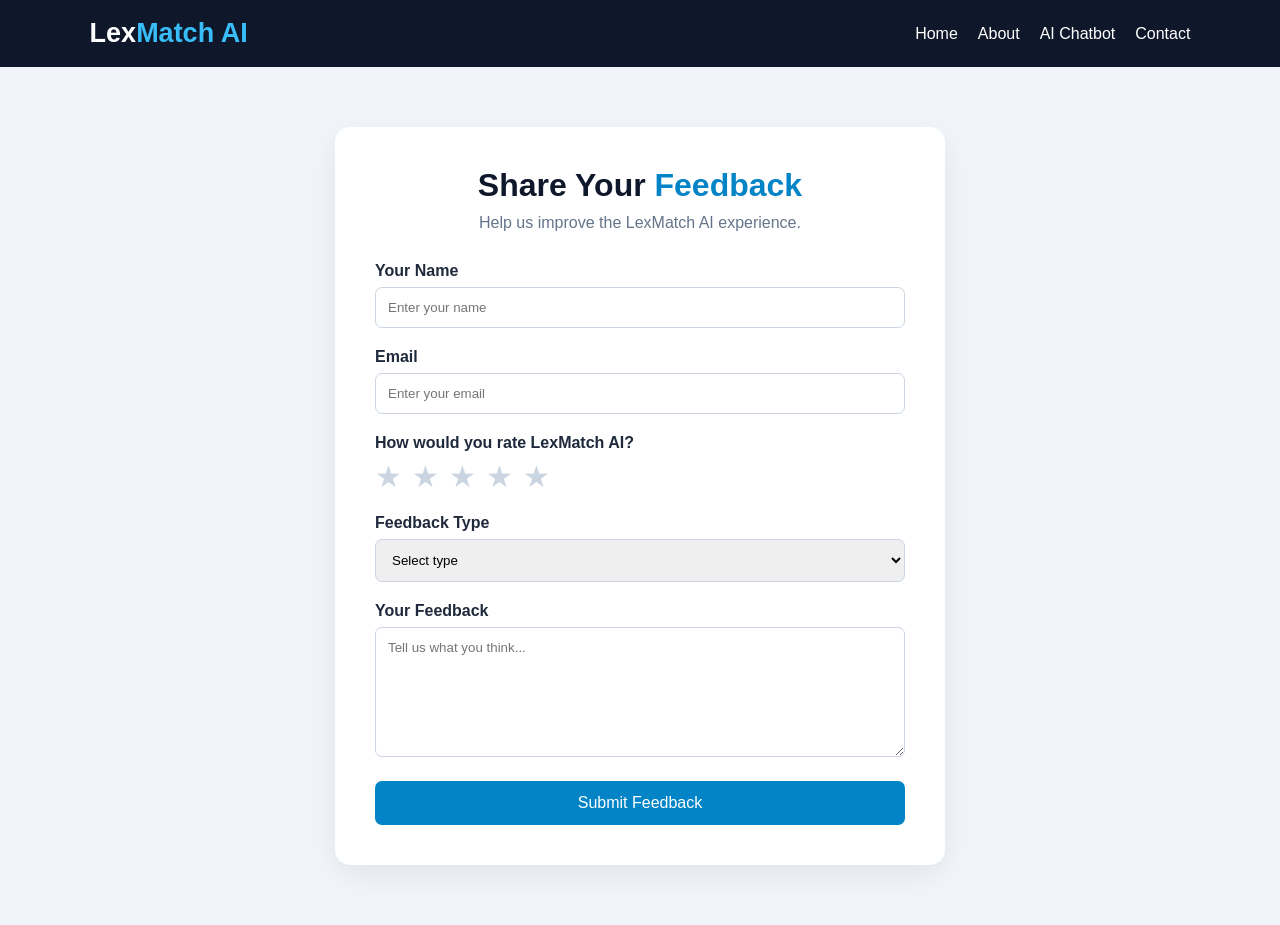
<file: feedback.html>
<!DOCTYPE html>
<html lang="en">
<head>
<meta charset="UTF-8">
<meta name="viewport" content="width=device-width,initial-scale=1.0">
<title>Feedback | LexMatch AI</title>

<style>
*{margin:0;padding:0;box-sizing:border-box;font-family:"Segoe UI",Arial}
body{background:#f1f5f9;color:#1e293b}
header{background:#0f172a;padding:18px 7%;display:flex;justify-content:space-between;align-items:center}
.logo{font-size:27px;font-weight:bold;color:white}.logo span{color:#38bdf8}
nav ul{display:flex;list-style:none;gap:20px}nav a{color:white;text-decoration:none}
.container{max-width:650px;margin:60px auto;padding:0 20px}
.card{background:white;padding:40px;border-radius:15px;box-shadow:0 10px 30px #0001}
h1{text-align:center;color:#0f172a}h1 span{color:#0284c7}
.subtitle{text-align:center;color:#64748b;margin:10px 0 30px}
.group{margin-bottom:20px}label{display:block;font-weight:bold;margin-bottom:7px}
input,textarea,select{width:100%;padding:12px;border:1px solid #cbd5e1;border-radius:7px}
textarea{height:130px;resize:vertical}
.rating{display:flex;gap:10px;font-size:30px;cursor:pointer}
.star{color:#cbd5e1}.star.selected{color:#f59e0b}
button{width:100%;padding:13px;border:0;border-radius:7px;background:#0284c7;color:white;font-size:16px;cursor:pointer}
</style>
</head>

<body>

<header>
<div class="logo">Lex<span>Match AI</span></div>
<nav>
<ul>
<li><a href="index.html">Home</a></li>
<li><a href="about.html">About</a></li>
<li><a href="chatbot.html">AI Chatbot</a></li>
<li><a href="contact.html">Contact</a></li>
</ul>
</nav>
</header>

<div class="container">

<div class="card">

<h1>Share Your <span>Feedback</span></h1>
<p class="subtitle">Help us improve the LexMatch AI experience.</p>

<form id="feedbackForm">

<div class="group">
<label>Your Name</label>
<input type="text" placeholder="Enter your name" required>
</div>

<div class="group">
<label>Email</label>
<input type="email" placeholder="Enter your email">
</div>

<div class="group">
<label>How would you rate LexMatch AI?</label>

<div class="rating">
<span class="star">★</span>
<span class="star">★</span>
<span class="star">★</span>
<span class="star">★</span>
<span class="star">★</span>
</div>
</div>

<div class="group">
<label>Feedback Type</label>
<select required>
<option value="">Select type</option>
<option>General Feedback</option>
<option>Bug Report</option>
<option>Feature Request</option>
<option>Chatbot Feedback</option>
</select>
</div>

<div class="group">
<label>Your Feedback</label>
<textarea placeholder="Tell us what you think..." required></textarea>
</div>

<button type="submit">Submit Feedback</button>

</form>

</div>
</div>

<script>
const stars=document.querySelectorAll(".star");

stars.forEach((star,index)=>{
star.addEventListener("click",()=>{
stars.forEach((s,i)=>{
s.classList.toggle("selected",i<=index);
});
});
});

document.getElementById("feedbackForm").addEventListener("submit",function(e){
e.preventDefault();
alert("Thank you for your feedback!");
});
</script>

<script src="app.js"></script>
</body>
</html>
</file>
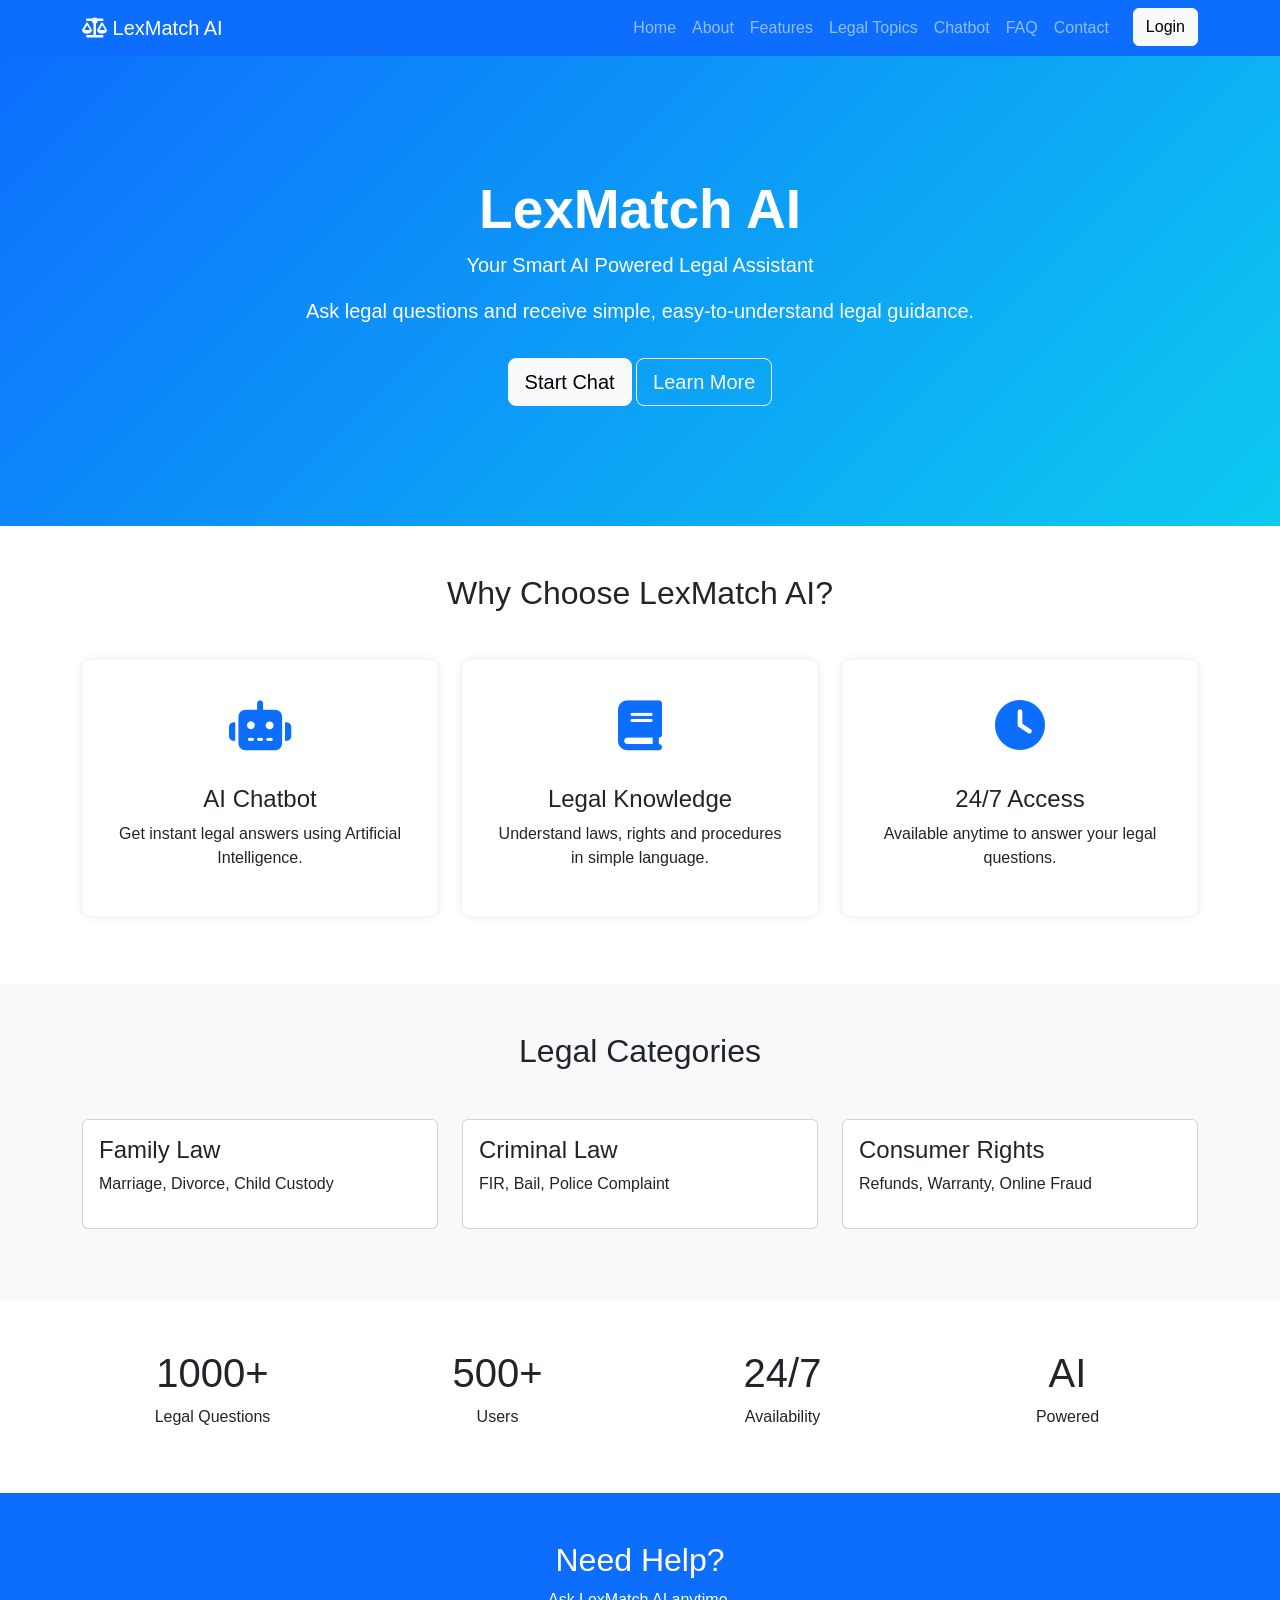
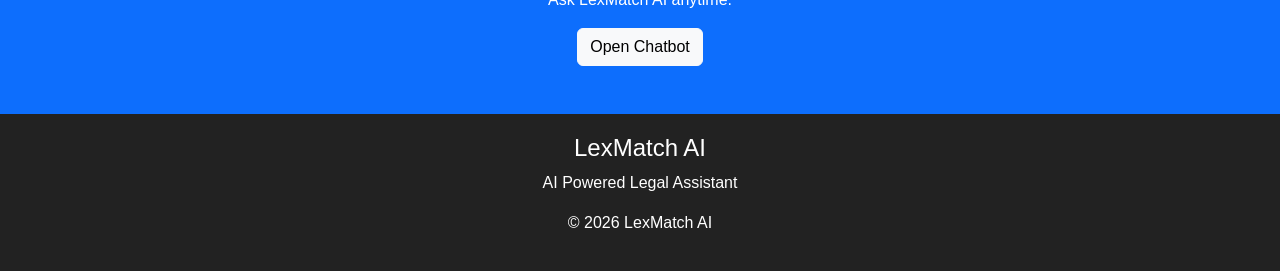
<file: home_alternative.html>
<!DOCTYPE html>
<html lang="en">
<head>
<meta charset="UTF-8">
<meta name="viewport" content="width=device-width, initial-scale=1.0">

<title>LexMatch AI - Smart Legal Assistant</title>

<link href="https://cdn.jsdelivr.net/npm/bootstrap@5.3.2/dist/css/bootstrap.min.css" rel="stylesheet">

<link rel="stylesheet"
href="https://cdnjs.cloudflare.com/ajax/libs/font-awesome/6.4.2/css/all.min.css">

<style>

body{
font-family:Arial,Helvetica,sans-serif;
}

.hero{
background:linear-gradient(135deg,#0d6efd,#0dcaf0);
color:white;
padding:120px 0;
text-align:center;
}

.hero h1{
font-size:55px;
font-weight:bold;
}

.hero p{
font-size:20px;
}

.feature-box{
padding:30px;
border-radius:10px;
box-shadow:0 0 10px rgba(0,0,0,.1);
transition:.3s;
margin-bottom:20px;
}

.feature-box:hover{
transform:translateY(-5px);
}

.icon{
font-size:50px;
color:#0d6efd;
margin-bottom:20px;
}

footer{
background:#222;
color:white;
padding:20px;
}

.card:hover{
transform:scale(1.03);
transition:.3s;
}

</style>

</head>

<body>

<!-- Navbar -->

<nav class="navbar navbar-expand-lg navbar-dark bg-primary">

<div class="container">

<a class="navbar-brand" href="index.html">
<i class="fas fa-balance-scale"></i>
LexMatch AI
</a>

<button class="navbar-toggler"
type="button"
data-bs-toggle="collapse"
data-bs-target="#menu">

<span class="navbar-toggler-icon"></span>

</button>

<div class="collapse navbar-collapse" id="menu">

<ul class="navbar-nav ms-auto">

<li class="nav-item">
<a class="nav-link" href="about.html">Home</a>
</li>

<li class="nav-item">
<a class="nav-link" href="index.html#features">About</a>
</li>

<li class="nav-item">
<a class="nav-link" href="legal_topics.html">Features</a>
</li>

<li class="nav-item">
<a class="nav-link" href="chatbot.html">Legal Topics</a>
</li>

<li class="nav-item">
<a class="nav-link" href="faq.html">Chatbot</a>
</li>

<li class="nav-item">
<a class="nav-link" href="contact.html">FAQ</a>
</li>

<li class="nav-item">
<a class="nav-link" href="login.html">Contact</a>
</li>

<li class="nav-item">
<a class="btn btn-light ms-3" href="chatbot.html">Login</a>
</li>

</ul>

</div>

</div>

</nav>

<!-- Hero Section -->

<section class="hero">

<div class="container">

<h1>LexMatch AI</h1>

<p>Your Smart AI Powered Legal Assistant</p>

<p>
Ask legal questions and receive simple,
easy-to-understand legal guidance.
</p>

<a href="chatbot.html" class="btn btn-light btn-lg mt-3">
Start Chat
</a>

<a href="chatbot.html" class="btn btn-outline-light btn-lg mt-3">
Learn More
</a>

</div>

</section>

<!-- Features -->

<section class="container py-5">

<h2 class="text-center mb-5">
Why Choose LexMatch AI?
</h2>

<div class="row">

<div class="col-md-4">

<div class="feature-box text-center">

<div class="icon">
<i class="fas fa-robot"></i>
</div>

<h4>AI Chatbot</h4>

<p>
Get instant legal answers using Artificial Intelligence.
</p>

</div>

</div>

<div class="col-md-4">

<div class="feature-box text-center">

<div class="icon">
<i class="fas fa-book"></i>
</div>

<h4>Legal Knowledge</h4>

<p>
Understand laws, rights and procedures in simple language.
</p>

</div>

</div>

<div class="col-md-4">

<div class="feature-box text-center">

<div class="icon">
<i class="fas fa-clock"></i>
</div>

<h4>24/7 Access</h4>

<p>
Available anytime to answer your legal questions.
</p>

</div>

</div>

</div>

</section>

<!-- Legal Categories -->

<section class="bg-light py-5">

<div class="container">

<h2 class="text-center mb-5">
Legal Categories
</h2>

<div class="row">

<div class="col-md-4 mb-4">

<div class="card">

<div class="card-body">

<h4>Family Law</h4>

<p>Marriage, Divorce, Child Custody</p>

</div>

</div>

</div>

<div class="col-md-4 mb-4">

<div class="card">

<div class="card-body">

<h4>Criminal Law</h4>

<p>FIR, Bail, Police Complaint</p>

</div>

</div>

</div>

<div class="col-md-4 mb-4">

<div class="card">

<div class="card-body">

<h4>Consumer Rights</h4>

<p>Refunds, Warranty, Online Fraud</p>

</div>

</div>

</div>

</div>

</div>

</section>

<!-- Statistics -->

<section class="container py-5">

<div class="row text-center">

<div class="col-md-3">

<h1>1000+</h1>

<p>Legal Questions</p>

</div>

<div class="col-md-3">

<h1>500+</h1>

<p>Users</p>

</div>

<div class="col-md-3">

<h1>24/7</h1>

<p>Availability</p>

</div>

<div class="col-md-3">

<h1>AI</h1>

<p>Powered</p>

</div>

</div>

</section>

<!-- Contact -->

<section class="bg-primary text-white py-5">

<div class="container text-center">

<h2>Need Help?</h2>

<p>Ask LexMatch AI anytime.</p>

<a href="chatbot.html" class="btn btn-light">
Open Chatbot
</a>

</div>

</section>

<!-- Footer -->

<footer>

<div class="container text-center">

<h4>LexMatch AI</h4>

<p>

AI Powered Legal Assistant

</p>

<p>

© 2026 LexMatch AI

</p>

</div>

</footer>

<script src="https://cdn.jsdelivr.net/npm/bootstrap@5.3.2/dist/js/bootstrap.bundle.min.js"></script>

<script src="app.js"></script>
</body>
</html>
</file>
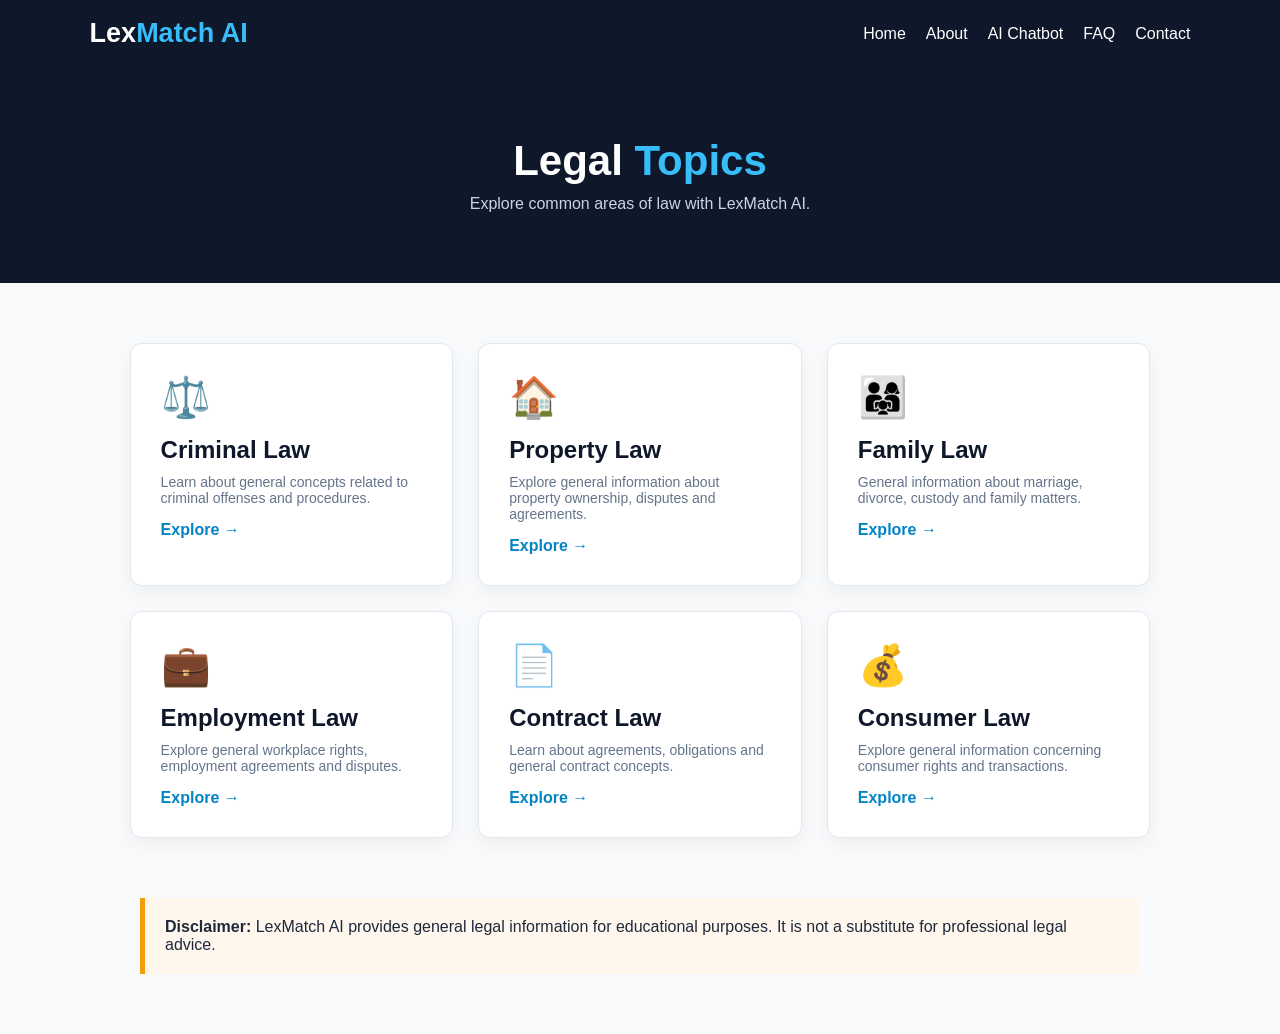
<file: legal_topics.html>
<!DOCTYPE html>
<html lang="en">
<head>
<meta charset="UTF-8">
<meta name="viewport" content="width=device-width,initial-scale=1.0">
<title>Legal Topics | LexMatch AI</title>

<style>
*{margin:0;padding:0;box-sizing:border-box;font-family:"Segoe UI",Arial}
body{background:#f8fafc;color:#1e293b}
header{background:#0f172a;padding:18px 7%;display:flex;justify-content:space-between;align-items:center}
.logo{font-size:27px;font-weight:bold;color:white}.logo span{color:#38bdf8}
nav ul{display:flex;list-style:none;gap:20px}nav a{color:white;text-decoration:none}
nav a:hover{color:#38bdf8}
.hero{text-align:center;background:#0f172a;color:white;padding:70px 20px}
.hero h1{font-size:42px}.hero span{color:#38bdf8}.hero p{color:#cbd5e1;margin-top:10px}
.topics{padding:60px 7%;max-width:1200px;margin:auto}
.grid{display:grid;grid-template-columns:repeat(3,1fr);gap:25px}
.card{background:white;padding:30px;border-radius:12px;border:1px solid #e2e8f0;box-shadow:0 7px 20px #0000000d;transition:.3s}
.card:hover{transform:translateY(-7px)}
.icon{font-size:40px;margin-bottom:15px}
.card h2{color:#0f172a;margin-bottom:10px}
.card p{color:#64748b;font-size:14px;margin-bottom:15px}
.card a{color:#0284c7;text-decoration:none;font-weight:bold}
.disclaimer{max-width:1000px;margin:0 auto 60px;background:#fff7ed;border-left:5px solid #f59e0b;padding:20px}
@media(max-width:800px){header{flex-direction:column;gap:15px}.grid{grid-template-columns:1fr 1fr}}
@media(max-width:500px){.grid{grid-template-columns:1fr}}
</style>
</head>

<body>

<header>
<div class="logo">Lex<span>Match AI</span></div>
<nav>
<ul>
<li><a href="index.html">Home</a></li>
<li><a href="about.html">About</a></li>
<li><a href="chatbot.html">AI Chatbot</a></li>
<li><a href="faq.html">FAQ</a></li>
<li><a href="contact.html">Contact</a></li>
</ul>
</nav>
</header>

<section class="hero">
<h1>Legal <span>Topics</span></h1>
<p>Explore common areas of law with LexMatch AI.</p>
</section>

<section class="topics">

<div class="grid">

<div class="card">
<div class="icon">⚖️</div>
<h2>Criminal Law</h2>
<p>Learn about general concepts related to criminal offenses and procedures.</p>
<a href="chatbot.html">Explore →</a>
</div>

<div class="card">
<div class="icon">🏠</div>
<h2>Property Law</h2>
<p>Explore general information about property ownership, disputes and agreements.</p>
<a href="chatbot.html">Explore →</a>
</div>

<div class="card">
<div class="icon">👨‍👩‍👧</div>
<h2>Family Law</h2>
<p>General information about marriage, divorce, custody and family matters.</p>
<a href="chatbot.html">Explore →</a>
</div>

<div class="card">
<div class="icon">💼</div>
<h2>Employment Law</h2>
<p>Explore general workplace rights, employment agreements and disputes.</p>
<a href="chatbot.html">Explore →</a>
</div>

<div class="card">
<div class="icon">📄</div>
<h2>Contract Law</h2>
<p>Learn about agreements, obligations and general contract concepts.</p>
<a href="chatbot.html">Explore →</a>
</div>

<div class="card">
<div class="icon">💰</div>
<h2>Consumer Law</h2>
<p>Explore general information concerning consumer rights and transactions.</p>
<a href="chatbot.html">Explore →</a>
</div>

</div>
</section>

<div class="disclaimer">
<strong>Disclaimer:</strong>
LexMatch AI provides general legal information for educational purposes.
It is not a substitute for professional legal advice.
</div>

<script src="app.js"></script>
</body>
</html>
</file>
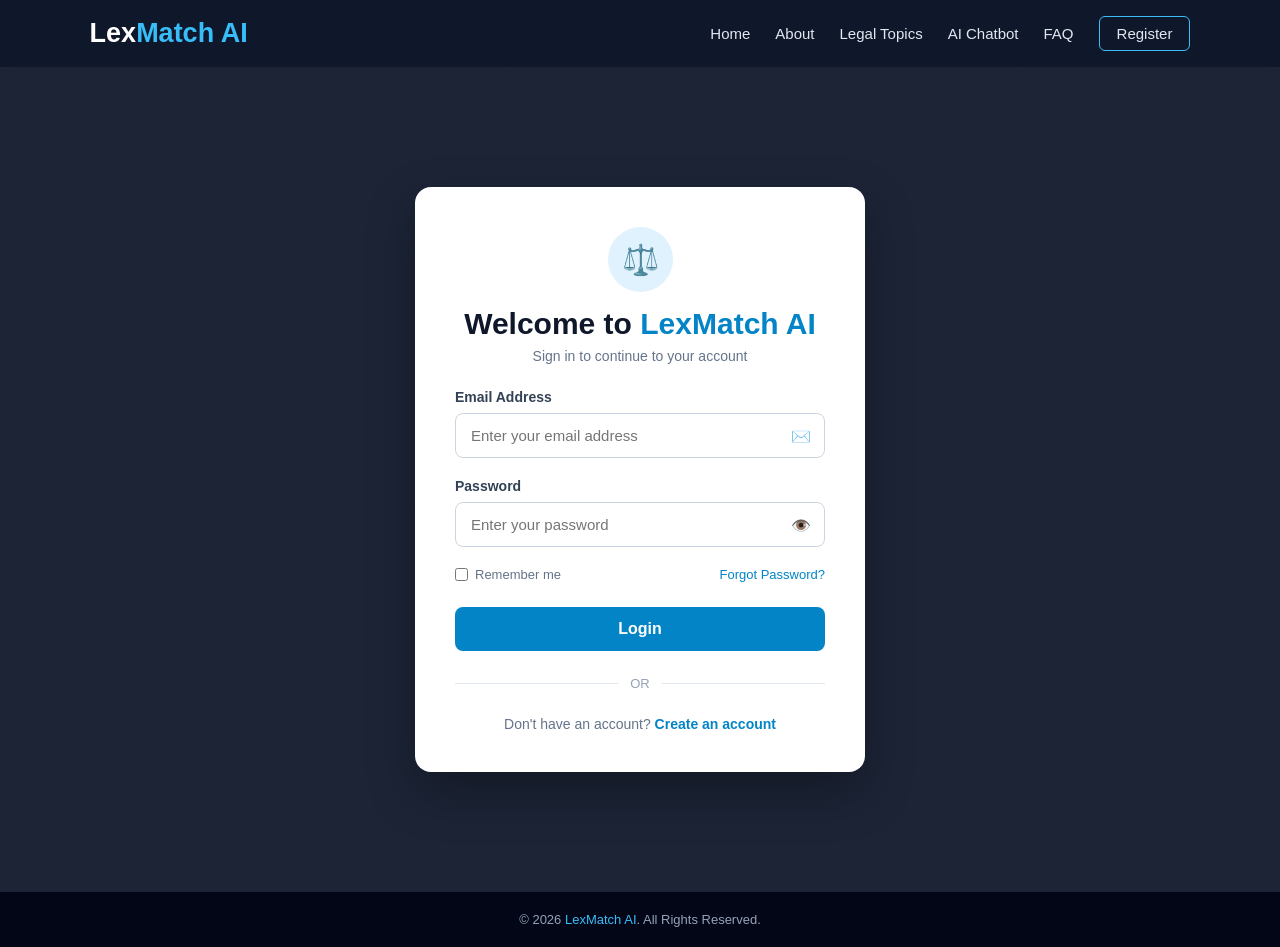
<file: login.html>
<!DOCTYPE html>
<html lang="en">
<head>
    <meta charset="UTF-8">
    <meta name="viewport" content="width=device-width, initial-scale=1.0">

    <title>Login | LexMatch AI</title>

    <style>
        * {
            margin: 0;
            padding: 0;
            box-sizing: border-box;
            font-family: "Segoe UI", Arial, sans-serif;
        }

        body {
            min-height: 100vh;
            background: #f1f5f9;
            color: #1e293b;
        }

        /* ================= NAVBAR ================= */

        header {
            background: #0f172a;
            padding: 18px 7%;
            display: flex;
            align-items: center;
            justify-content: space-between;
            box-shadow: 0 2px 12px rgba(0, 0, 0, 0.15);
        }

        .logo {
            font-size: 27px;
            font-weight: 700;
            color: white;
        }

        .logo span {
            color: #38bdf8;
        }

        nav ul {
            display: flex;
            list-style: none;
            gap: 25px;
            align-items: center;
        }

        nav ul li a {
            color: #e2e8f0;
            text-decoration: none;
            font-size: 15px;
            transition: 0.3s;
        }

        nav ul li a:hover {
            color: #38bdf8;
        }

        .register-btn {
            border: 1px solid #38bdf8;
            padding: 8px 17px;
            border-radius: 6px;
        }

        .register-btn:hover {
            background: #38bdf8;
            color: #0f172a !important;
        }

        /* ================= LOGIN AREA ================= */

        .login-section {
            min-height: calc(100vh - 75px);
            display: flex;
            align-items: center;
            justify-content: center;

            padding: 60px 20px;

            background:
                linear-gradient(
                    rgba(15, 23, 42, 0.94),
                    rgba(15, 23, 42, 0.94)
                ),
                url("https://images.unsplash.com/photo-1450101499163-c8848c66ca85?auto=format&fit=crop&w=1600&q=80");

            background-size: cover;
            background-position: center;
        }

        /* ================= LOGIN CARD ================= */

        .login-card {
            width: 100%;
            max-width: 450px;

            background: white;
            padding: 40px;

            border-radius: 16px;

            box-shadow:
                0 20px 50px rgba(0, 0, 0, 0.3);
        }

        .login-logo {
            text-align: center;
            margin-bottom: 25px;
        }

        .login-logo .icon {
            width: 65px;
            height: 65px;

            margin: 0 auto 15px;

            border-radius: 50%;

            background: #e0f2fe;

            display: flex;
            align-items: center;
            justify-content: center;

            font-size: 30px;
        }

        .login-logo h1 {
            color: #0f172a;
            font-size: 30px;
            margin-bottom: 7px;
        }

        .login-logo h1 span {
            color: #0284c7;
        }

        .login-logo p {
            color: #64748b;
            font-size: 14px;
        }

        /* ================= FORM ================= */

        .form-group {
            margin-bottom: 20px;
        }

        .form-group label {
            display: block;
            margin-bottom: 8px;

            color: #334155;
            font-size: 14px;
            font-weight: 600;
        }

        .input-box {
            position: relative;
        }

        .input-box input {
            width: 100%;

            padding: 13px 45px 13px 15px;

            border: 1px solid #cbd5e1;
            border-radius: 8px;

            outline: none;

            font-size: 15px;

            color: #1e293b;

            transition: 0.3s;
        }

        .input-box input:focus {
            border-color: #0284c7;

            box-shadow:
                0 0 0 3px rgba(14, 165, 233, 0.12);
        }

        .input-icon {
            position: absolute;
            right: 14px;
            top: 50%;

            transform: translateY(-50%);

            color: #64748b;
        }

        .password-toggle {
            cursor: pointer;
            user-select: none;
        }

        /* ================= OPTIONS ================= */

        .form-options {
            display: flex;
            justify-content: space-between;
            align-items: center;

            margin: 5px 0 25px;

            font-size: 13px;
        }

        .remember {
            display: flex;
            align-items: center;
            gap: 7px;

            color: #64748b;
        }

        .remember input {
            accent-color: #0284c7;
        }

        .forgot {
            color: #0284c7;
            text-decoration: none;
        }

        .forgot:hover {
            text-decoration: underline;
        }

        /* ================= LOGIN BUTTON ================= */

        .login-button {
            width: 100%;

            padding: 13px;

            border: none;
            border-radius: 8px;

            background: #0284c7;
            color: white;

            font-size: 16px;
            font-weight: 600;

            cursor: pointer;

            transition: 0.3s;
        }

        .login-button:hover {
            background: #0369a1;
            transform: translateY(-1px);
        }

        /* ================= DIVIDER ================= */

        .divider {
            display: flex;
            align-items: center;

            gap: 12px;

            margin: 25px 0;

            color: #94a3b8;

            font-size: 13px;
        }

        .divider::before,
        .divider::after {
            content: "";
            height: 1px;
            background: #e2e8f0;
            flex: 1;
        }

        /* ================= REGISTER ================= */

        .register-text {
            text-align: center;

            color: #64748b;

            font-size: 14px;
        }

        .register-text a {
            color: #0284c7;

            font-weight: 600;

            text-decoration: none;
        }

        .register-text a:hover {
            text-decoration: underline;
        }

        /* ================= ERROR MESSAGE ================= */

        .error-message {
            display: none;

            background: #fef2f2;
            color: #dc2626;

            border: 1px solid #fecaca;

            padding: 10px 12px;

            border-radius: 7px;

            margin-bottom: 18px;

            font-size: 13px;
        }

        /* ================= FOOTER ================= */

        footer {
            background: #020617;

            text-align: center;

            padding: 20px;

            color: #94a3b8;

            font-size: 13px;
        }

        footer span {
            color: #38bdf8;
        }

        /* ================= RESPONSIVE ================= */

        @media (max-width: 700px) {

            header {
                flex-direction: column;
                gap: 15px;
            }

            nav ul {
                flex-wrap: wrap;
                justify-content: center;
                gap: 15px;
            }

            .login-section {
                min-height: calc(100vh - 120px);
            }
        }

        @media (max-width: 500px) {

            .login-card {
                padding: 30px 22px;
            }

            .login-logo h1 {
                font-size: 26px;
            }

            .form-options {
                flex-direction: column;
                align-items: flex-start;
                gap: 10px;
            }
        }
    </style>
</head>

<body>

    <!-- ================= NAVIGATION ================= -->

    <header>

        <div class="logo">
            Lex<span>Match AI</span>
        </div>

        <nav>
            <ul>

                <li>
                    <a href="index.html">Home</a>
                </li>

                <li>
                    <a href="about.html">About</a>
                </li>

                <li>
                    <a href="legal_topics.html">Legal Topics</a>
                </li>

                <li>
                    <a href="chatbot.html">AI Chatbot</a>
                </li>

                <li>
                    <a href="faq.html">FAQ</a>
                </li>

                <li>
                    <a href="register.html" class="register-btn">
                        Register
                    </a>
                </li>

            </ul>
        </nav>

    </header>


    <!-- ================= LOGIN SECTION ================= -->

    <main class="login-section">

        <div class="login-card">

            <!-- Login Header -->

            <div class="login-logo">

                <div class="icon">
                    ⚖️
                </div>

                <h1>
                    Welcome to <span>LexMatch AI</span>
                </h1>

                <p>
                    Sign in to continue to your account
                </p>

            </div>


            <!-- Error Message -->

            <div class="error-message" id="errorMessage">
                Please enter a valid email address and password.
            </div>


            <!-- Login Form -->

            <form id="loginForm">

                <!-- Email -->

                <div class="form-group">

                    <label for="email">
                        Email Address
                    </label>

                    <div class="input-box">

                        <input
                            type="email"
                            id="email"
                            name="email"
                            placeholder="Enter your email address"
                            autocomplete="email"
                            required
                        >

                        <span class="input-icon">
                            ✉️
                        </span>

                    </div>

                </div>


                <!-- Password -->

                <div class="form-group">

                    <label for="password">
                        Password
                    </label>

                    <div class="input-box">

                        <input
                            type="password"
                            id="password"
                            name="password"
                            placeholder="Enter your password"
                            autocomplete="current-password"
                            required
                        >

                        <span
                            class="input-icon password-toggle"
                            id="togglePassword"
                            title="Show password"
                        >
                            👁️
                        </span>

                    </div>

                </div>


                <!-- Options -->

                <div class="form-options">

                    <label class="remember">

                        <input
                            type="checkbox"
                            id="remember"
                            name="remember"
                        >

                        Remember me

                    </label>

                    <a href="#" class="forgot">
                        Forgot Password?
                    </a>

                </div>


                <!-- Login Button -->

                <button
                    type="submit"
                    class="login-button"
                >
                    Login
                </button>

            </form>


            <!-- Divider -->

            <div class="divider">
                OR
            </div>


            <!-- Register -->

            <div class="register-text">

                Don't have an account?

                <a href="register.html">
                    Create an account
                </a>

            </div>

        </div>

    </main>


    <!-- ================= FOOTER ================= -->

    <footer>

        <p>
            © 2026
            <span>LexMatch AI</span>.
            All Rights Reserved.
        </p>

    </footer>


    <!-- ================= JAVASCRIPT ================= -->

    <script>

        // Show / Hide Password

        const togglePassword =
            document.getElementById("togglePassword");

        const password =
            document.getElementById("password");

        togglePassword.addEventListener("click", function () {

            if (password.type === "password") {

                password.type = "text";

                togglePassword.textContent = "🙈";

                togglePassword.title = "Hide password";

            } else {

                password.type = "password";

                togglePassword.textContent = "👁️";

                togglePassword.title = "Show password";
            }

        });


        // Login Form

        const loginForm =
            document.getElementById("loginForm");

        const errorMessage =
            document.getElementById("errorMessage");

        loginForm.addEventListener("submit", function (event) {

            event.preventDefault();

            const email =
                document.getElementById("email").value.trim();

            const passwordValue =
                document.getElementById("password").value.trim();


            if (email === "" || passwordValue === "") {

                errorMessage.style.display = "block";

                return;
            }


            errorMessage.style.display = "none";


            /*
             * This is only frontend validation.
             *
             * Connect this form to your backend/API here
             * for real user authentication.
             */

            alert("Login form submitted successfully!");

        });

    </script>

<script src="app.js"></script>
</body>
</html>
</file>
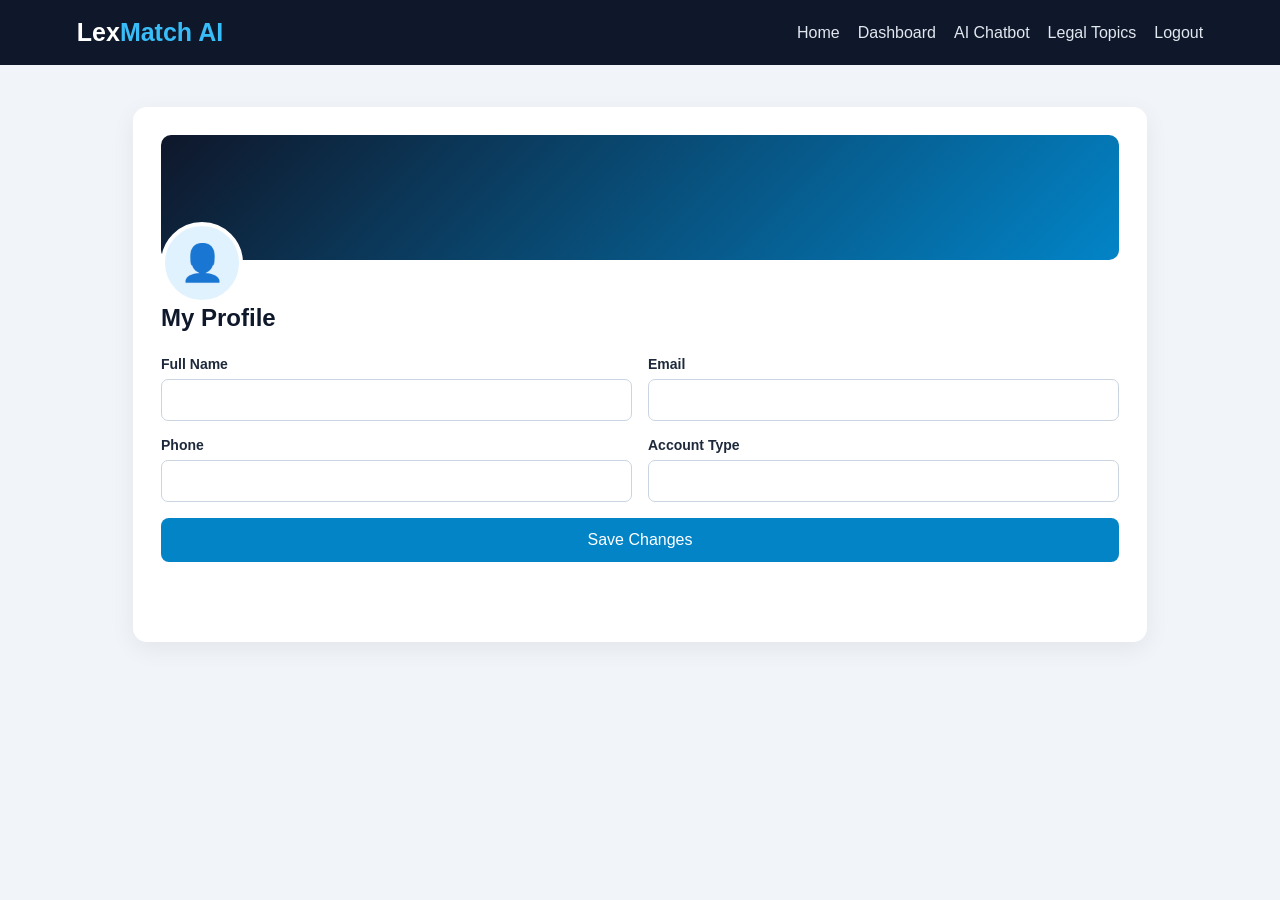
<file: profile.html>
<!DOCTYPE html>
<html lang="en"><head><meta charset="UTF-8"><meta name="viewport" content="width=device-width,initial-scale=1.0"><title>My Profile | LexMatch AI</title><link rel="stylesheet" href="style.css"></head><body>
<header><div class="logo">Lex<span>Match AI</span></div><nav><a href="index.html">Home</a><a href="user_dashboard.html">Dashboard</a><a href="chatbot.html">AI Chatbot</a><a href="legal_topics.html">Legal Topics</a><a href="login.html" data-logout>Logout</a></nav></header>
<main class="page-wrap"><section class="panel"><div class="cover"></div><div class="profile-body"><div class="avatar">👤</div><h1 id="profileName">My Profile</h1><p id="profileEmail" class="muted"></p><form id="profileForm" class="form-grid"><label>Full Name<input id="profileFullName" name="name" required></label><label>Email<input id="profileEmailInput" name="email" type="email" readonly></label><label>Phone<input id="profilePhone" name="phone" type="tel"></label><label>Account Type<input id="profileType" name="type" readonly></label><button class="primary" type="submit">Save Changes</button></form><p id="profileStatus" class="notice" aria-live="polite"></p></div></section></main><script src="app.js"></script></body></html>
</file>
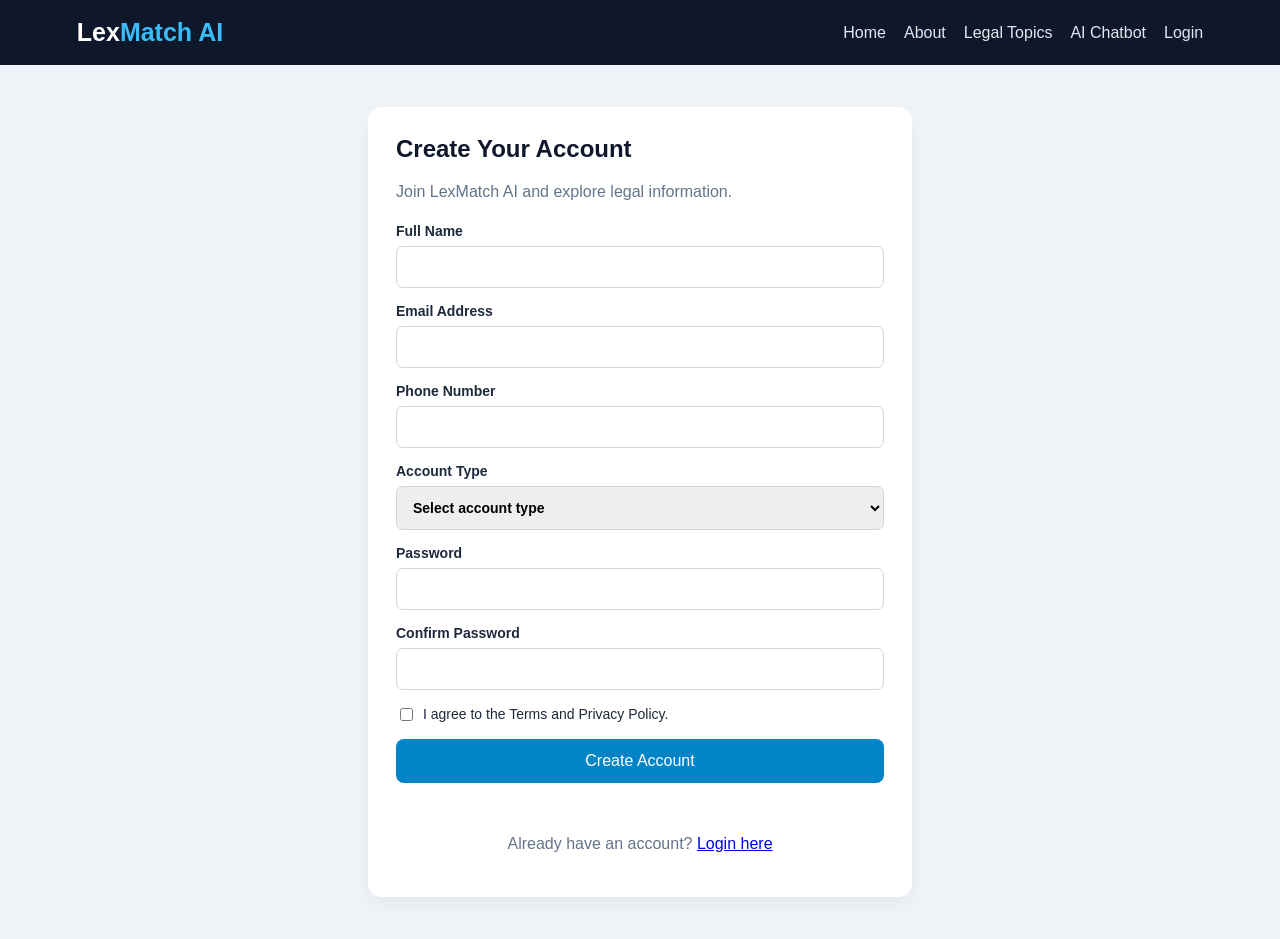
<file: register.html>
<!DOCTYPE html><html lang="en"><head><meta charset="UTF-8"><meta name="viewport" content="width=device-width,initial-scale=1.0"><title>Register | LexMatch AI</title><link rel="stylesheet" href="style.css"></head><body><header><div class="logo">Lex<span>Match AI</span></div><nav><a href="index.html">Home</a><a href="about.html">About</a><a href="legal_topics.html">Legal Topics</a><a href="chatbot.html">AI Chatbot</a><a href="login.html">Login</a></nav></header><main class="page-wrap narrow"><section class="panel"><h1>Create Your Account</h1><p class="muted">Join LexMatch AI and explore legal information.</p><form id="registerForm" class="stack"><label>Full Name<input name="name" required></label><label>Email Address<input name="email" type="email" required></label><label>Phone Number<input name="phone" type="tel"></label><label>Account Type<select name="type" required><option value="">Select account type</option><option>User</option><option>Legal Professional</option></select></label><label>Password<input name="password" type="password" minlength="6" required></label><label>Confirm Password<input name="confirmPassword" type="password" minlength="6" required></label><label class="check"><input type="checkbox" required> I agree to the Terms and Privacy Policy.</label><button class="primary" type="submit">Create Account</button></form><p id="registerStatus" class="notice" aria-live="polite"></p><p class="muted center">Already have an account? <a href="login.html">Login here</a></p></section></main><script src="app.js"></script></body></html>
</file>
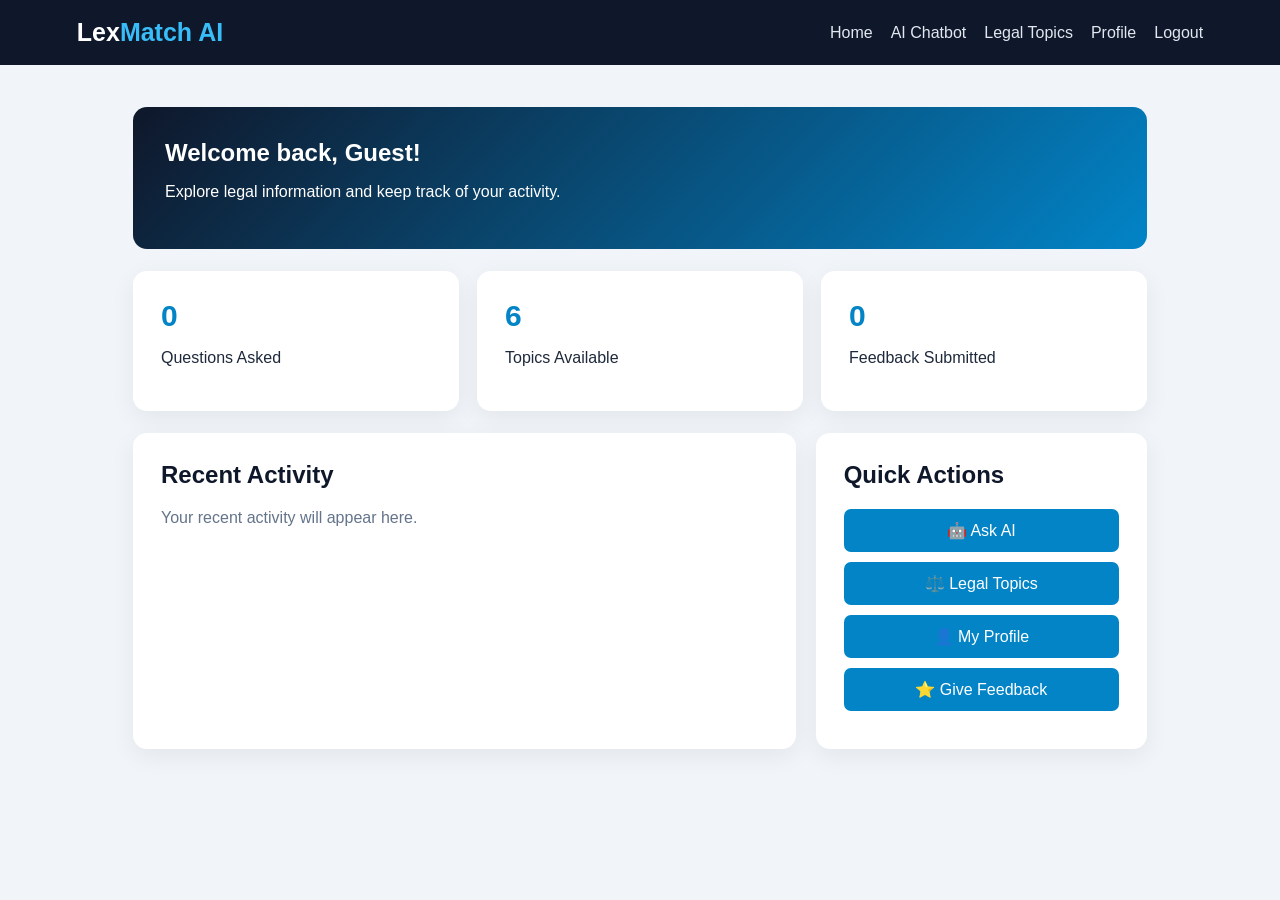
<file: user_dashboard.html>
<!DOCTYPE html><html lang="en"><head><meta charset="UTF-8"><meta name="viewport" content="width=device-width,initial-scale=1.0"><title>User Dashboard | LexMatch AI</title><link rel="stylesheet" href="style.css"></head><body><header><div class="logo">Lex<span>Match AI</span></div><nav><a href="index.html">Home</a><a href="chatbot.html">AI Chatbot</a><a href="legal_topics.html">Legal Topics</a><a href="profile.html">Profile</a><a href="login.html" data-logout>Logout</a></nav></header><main class="page-wrap"><section class="welcome"><h1 id="welcomeName">Welcome to LexMatch AI!</h1><p>Explore legal information and keep track of your activity.</p></section><section class="stats"><article class="panel"><h2 id="questionCount">0</h2><p>Questions Asked</p></article><article class="panel"><h2>6</h2><p>Topics Available</p></article><article class="panel"><h2 id="feedbackCount">0</h2><p>Feedback Submitted</p></article></section><section class="two-col"><article class="panel"><h2>Recent Activity</h2><div id="recentActivity" class="muted">Your recent activity will appear here.</div></article><article class="panel"><h2>Quick Actions</h2><a class="action" href="chatbot.html">🤖 Ask AI</a><a class="action" href="legal_topics.html">⚖️ Legal Topics</a><a class="action" href="profile.html">👤 My Profile</a><a class="action" href="feedback.html">⭐ Give Feedback</a></article></section></main><script src="app.js"></script></body></html>
</file>
<file: style.css>
*{box-sizing:border-box}body{margin:0;background:#f1f5f9;color:#1e293b;font-family:Segoe UI,Arial,sans-serif}header{background:#0f172a;padding:18px 6%;display:flex;align-items:center;justify-content:space-between;gap:18px;flex-wrap:wrap}.logo{font-size:25px;font-weight:700;color:white}.logo span{color:#38bdf8}nav{display:flex;gap:18px;flex-wrap:wrap}nav a{color:#e2e8f0;text-decoration:none}nav a:hover{color:#38bdf8}.page-wrap{max-width:1050px;margin:42px auto;padding:0 18px}.narrow{max-width:580px}.panel{background:white;padding:28px;border-radius:14px;box-shadow:0 7px 24px #00000010;margin-bottom:22px}.panel h1,.panel h2{color:#0f172a;margin-top:0}.muted{color:#64748b}.center{text-align:center}.stack{display:grid;gap:15px;margin-top:22px}.form-grid{display:grid;grid-template-columns:1fr 1fr;gap:16px;margin-top:24px}.form-grid button{grid-column:1/-1}label{display:grid;gap:7px;font-weight:600;font-size:14px}input,select{width:100%;padding:12px;border:1px solid #cbd5e1;border-radius:7px;font:inherit}.check{display:flex;align-items:center;font-weight:400}.check input{width:auto}.primary{background:#0284c7;color:white;border:0;padding:13px 18px;border-radius:8px;cursor:pointer;font:inherit}.primary:hover{background:#0369a1}.notice{color:#0369a1;min-height:20px}.welcome{background:linear-gradient(135deg,#0f172a,#0284c7);color:white;padding:32px;border-radius:14px}.welcome h1{margin:0 0 8px}.stats{display:grid;grid-template-columns:repeat(3,1fr);gap:18px;margin:22px 0}.stats .panel{margin:0}.stats h2{color:#0284c7;font-size:30px;margin:0}.two-col{display:grid;grid-template-columns:2fr 1fr;gap:20px}.action{display:block;text-decoration:none;background:#0284c7;color:white;padding:12px;border-radius:7px;margin:10px 0;text-align:center}.cover{height:125px;background:linear-gradient(135deg,#0f172a,#0284c7);border-radius:10px}.profile-body{padding-top:10px}.avatar{width:82px;height:82px;border-radius:50%;background:#e0f2fe;border:4px solid white;margin-top:-48px;display:grid;place-items:center;font-size:36px}@media(max-width:700px){.form-grid,.stats,.two-col{grid-template-columns:1fr}header{justify-content:center}nav{justify-content:center}}
</file>
